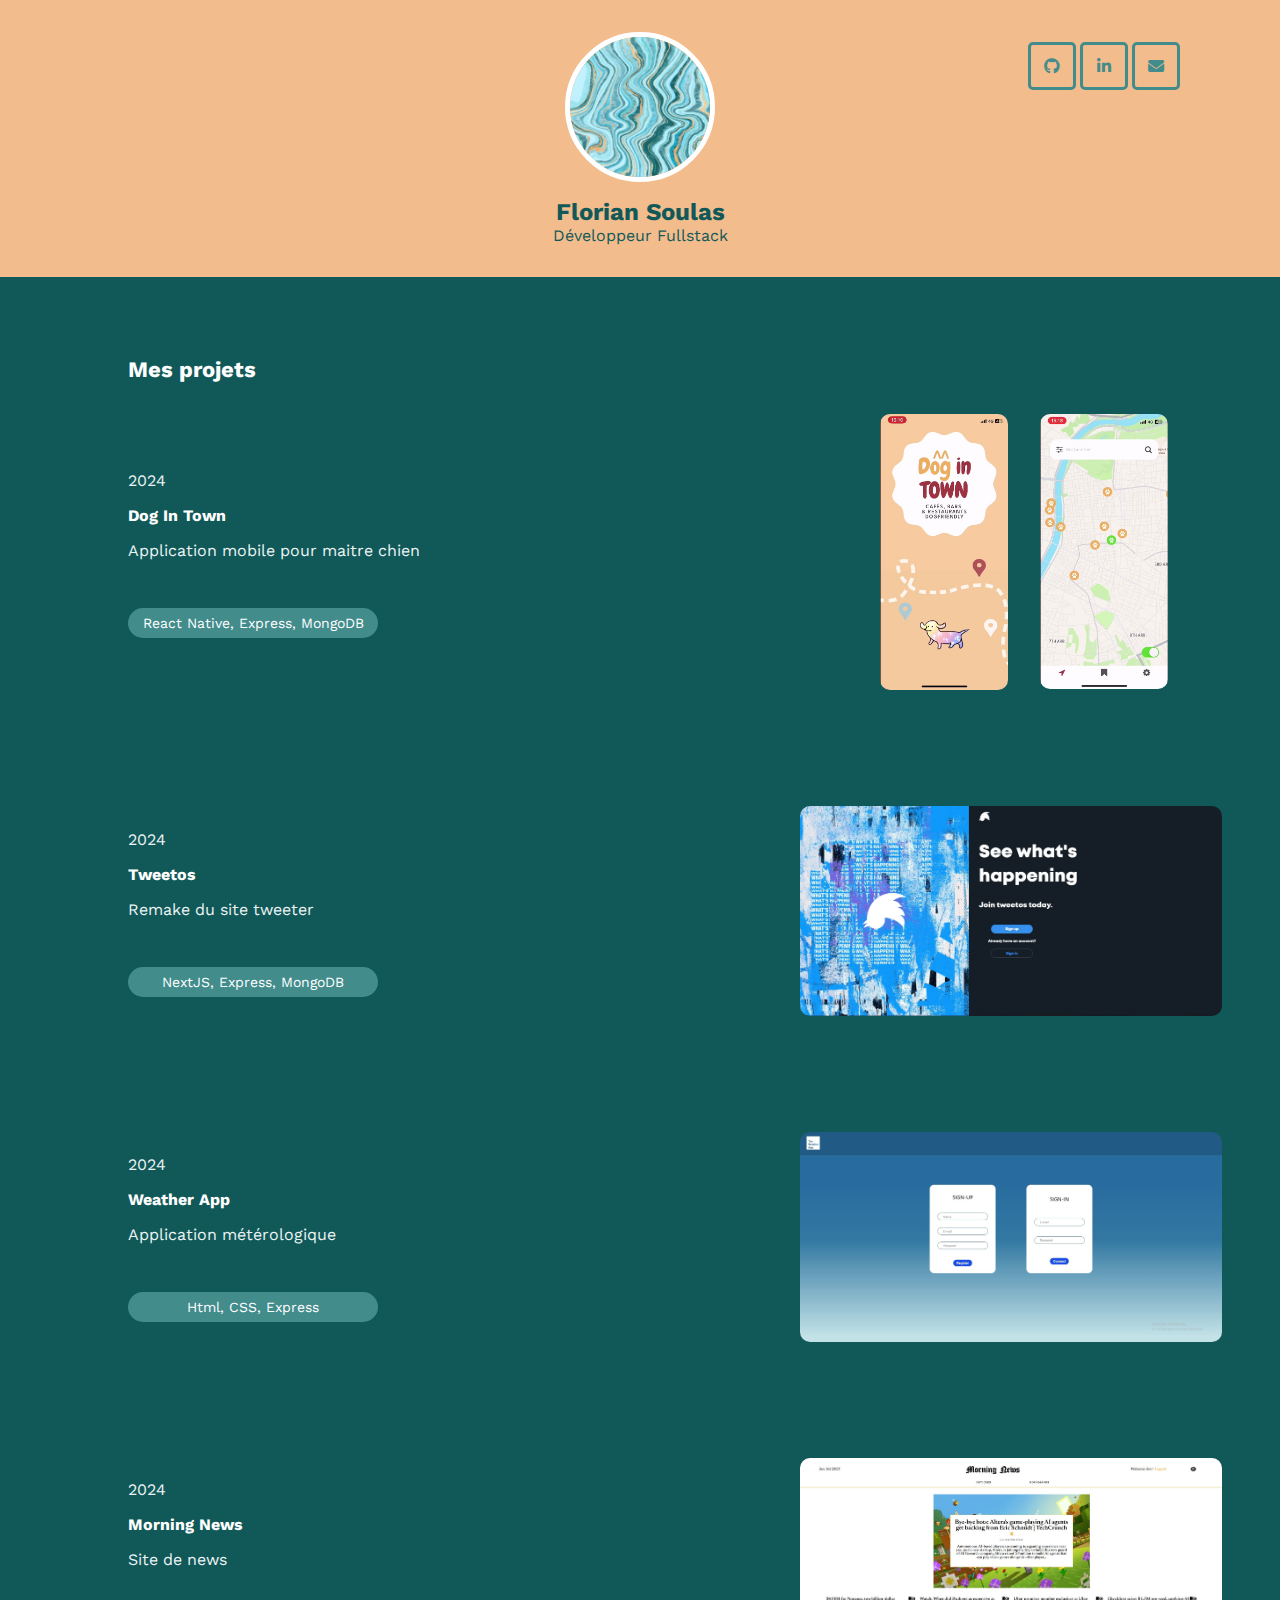
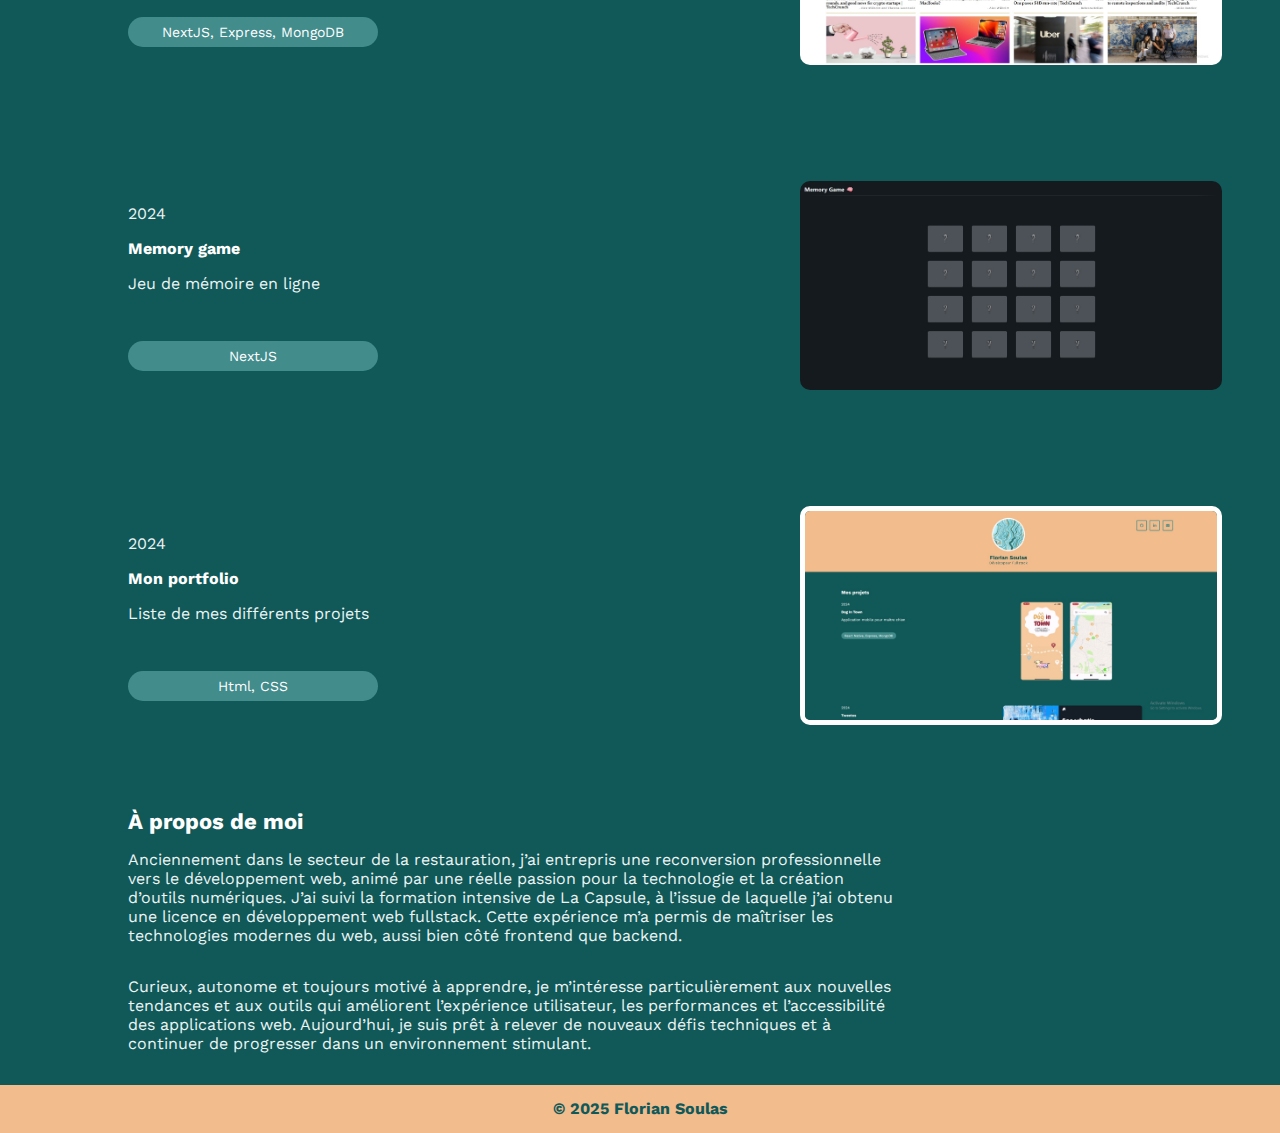
<file: index.html>
<!DOCTYPE html>
<html lang="fr">

<head>
    <meta charset="UTF-8" />
    <meta name="viewport" content="width=device-width, initial-scale=1.0" />
    <title>Florian Soulas</title>
    <link rel="stylesheet" href="style.css" />
    <link rel="preconnect" href="https://fonts.googleapis.com">
    <link rel="preconnect" href="https://fonts.gstatic.com" crossorigin>
    <link
        href="https://fonts.googleapis.com/css2?family=League+Spartan:wght@100..900&family=Noto+Sans&family=Work+Sans:ital,wght@0,100..900;1,100..900&display=swap"
        rel="stylesheet">
    <link rel="stylesheet" href="/Fonts/fontawesome-free-6.7.2-web/css/fontawesome.css">
    <link rel="stylesheet" href="/Fonts/fontawesome-free-6.7.2-web/css/brands.css">
    <link rel="stylesheet" href="/Fonts/fontawesome-free-6.7.2-web/css/solid.css">
    <link rel="stylesheet" href="https://cdnjs.cloudflare.com/ajax/libs/font-awesome/6.5.1/css/all.min.css" integrity="sha512-DTOQO9RWCH3ppGqcWaEA1BIZOC6xxalwEsw9c2QQeAIftl+Vegovlnee1c9QX4TctnWMn13TZye+giMm8e2LwA==" crossorigin="anonymous" referrerpolicy="no-referrer" />
</head>

<body>
    <header>
        <div class="iconRow">
            <a class="link" href="https://github.com/FlorianSoulas" target="_blank" rel="noopener noreferrer">
                <div class="iconContainer">
                    <i class="fa-brands fa-github icon"></i>
                </div>
            </a>
            <a class="link" href="https://www.linkedin.com/in/florian-soulas-021638326/" target="_blank"
                rel="noopener noreferrer">
                <div class="iconContainer">
                    <i class="fa-brands fa-linkedin-in icon"></i>
                </div>
            </a>
            <a class="link" href="mailto:florian.soulas1@gmail.com" target="_blank" rel="noopener noreferrer">
                <div class="iconContainer">
                    <i class="fa-solid fa-envelope icon"></i>
                </div>
            </a>
        </div>
        <img src="Assets/photo1.jpg" alt="Logo du site" class="logo">
        <h1>Florian Soulas</h1>
        <h4>Développeur Fullstack</h3>

    </header>

    <main>
        <section id="projects">
            <h2>Mes projets</h2>
            <!-- Cartes de projets -->
            <div>
                <div class="card">
                    <div class="projectText">
                        <h4 class="lightgrey">2024</h4>
                        <a href="dogInTown.html" target="_blank" rel="noopener noreferrer" class="link">
                            <h3>Dog In Town</h3>
                        </a>
                        <h4 class="lightgrey shortDescription">Application mobile pour maitre chien</h4>
                        <span class="techno">React Native, Express, MongoDB</span>
                    </div>
                    <div class="screenPhoneContainer">
                        <a href="dogInTown.html" target="_blank" rel="noopener noreferrer" class="link">
                            <img src="Assets/dog_in_town1.jpg" alt="Screenshot du projet dog in town"
                                class="projectScreenPhone" />
                        </a>
                        <a href="dogInTown.html" target="_blank" rel="noopener noreferrer" class="link">
                            <img src="Assets/dog_in_town3.jpg" alt="Screenshot du projet dog in town"
                                class="projectScreenPhone" />
                        </a>
                    </div>
                </div>
                <div class="card">
                    <div class="projectText">
                        <h4 class="lightgrey">2024</h4>
                        <a href="tweetos.html" target="_blank" rel="noopener noreferrer" class="link">
                            <h3>Tweetos</h3>
                        </a>
                        <h4 class="lightgrey shortDescription">Remake du site tweeter</h4>
                        <span class="techno">NextJS, Express, MongoDB</span>
                    </div>
                    <a href="tweetos.html" target="_blank" rel="noopener noreferrer" class="link">
                        <img src="Assets/Tweetos1.jpg" alt="Screenshot du projet tweetos" class="projectScreen" />
                    </a>
                </div>
                <div class="card">
                    <div class="projectText">
                        <h4 class="lightgrey">2024</h4>
                        <a href="weather.html" target="_blank" rel="noopener noreferrer" class="link">
                            <h3>Weather App</h3>
                        </a>
                        <h4 class="lightgrey shortDescription">Application métérologique</h4>
                        <span class="techno">Html, CSS, Express</span>
                    </div>
                    <a href="weather.html" target="_blank" rel="noopener noreferrer" class="link">
                        <img src="Assets/weather1.jpg" alt="Screenshot du projet weather app" class="projectScreen" />
                    </a>
                </div>
                <div class="card">
                    <div class="projectText">
                        <h4 class="lightgrey">2024</h4>
                        <a href="morningNews.html" target="_blank" rel="noopener noreferrer" class="link">
                            <h3>Morning News</h3>
                        </a>
                        <h4 class="lightgrey shortDescription">Site de news </h4>
                        <span class="techno">NextJS, Express, MongoDB</span>
                    </div>
                    <a href="morningNews.html" target="_blank" rel="noopener noreferrer" class="link">
                        <img src="Assets/morningnews1.jpg" alt="Screenshot du projet morning news"
                            class="projectScreen" />
                    </a>
                </div>
                <div class="card">
                    <div class="projectText">
                        <h4 class="lightgrey">2024</h4>
                        <a href="memorygame.html" target="_blank" rel="noopener noreferrer" class="link">
                            <h3>Memory game</h3>
                        </a>
                        <h4 class="lightgrey shortDescription">Jeu de mémoire en ligne</h4>
                        <span class="techno">NextJS</span>
                    </div>
                    <a href="memorygame.html" target="_blank" rel="noopener noreferrer" class="link">
                        <img src="Assets/memorygame1.jpg" alt="Screenshot du projet memory game"
                            class="projectScreen" />
                    </a>
                </div>
                <div class="card">
                    <div class="projectText">
                        <h4 class="lightgrey">2024</h4>
                        <a href="portfolio.html" target="_blank" rel="noopener noreferrer" class="link">
                            <h3>Mon portfolio</h3>
                        </a>
                        <h4 class="lightgrey shortDescription">Liste de mes différents projets</h4>
                        <span class="techno">Html, CSS</span>
                    </div>
                    <a href="portfolio.html" target="_blank" rel="noopener noreferrer" class="link">
                        <img src="Assets/portfolio1.jpg" alt="Screenshot du portfolio"
                            class="projectScreen portfolio" />
                    </a>
                </div>
            </div>

        </section>

        <section id="About">
            <h2>À propos de moi</h2>
            <p>Anciennement dans le secteur de la restauration, j’ai entrepris une reconversion professionnelle vers le
                développement web, animé par une réelle passion pour la technologie et la création d’outils numériques.
                J’ai suivi la formation intensive de La Capsule, à l’issue de laquelle j’ai obtenu une licence en
                développement web fullstack. Cette expérience m’a permis de maîtriser les technologies modernes du web,
                aussi bien côté frontend que backend.
            </p>
            <p>
                Curieux, autonome et toujours motivé à apprendre, je m’intéresse particulièrement aux nouvelles
                tendances et aux outils qui améliorent l’expérience utilisateur, les performances et l’accessibilité des
                applications web. Aujourd’hui, je suis prêt à relever de nouveaux défis techniques et à continuer de
                progresser dans un environnement stimulant.
            </p>
        </section>
    </main>

    <footer>
        <p>© 2025 Florian Soulas</p>
    </footer>
</body>

</html>
</file>
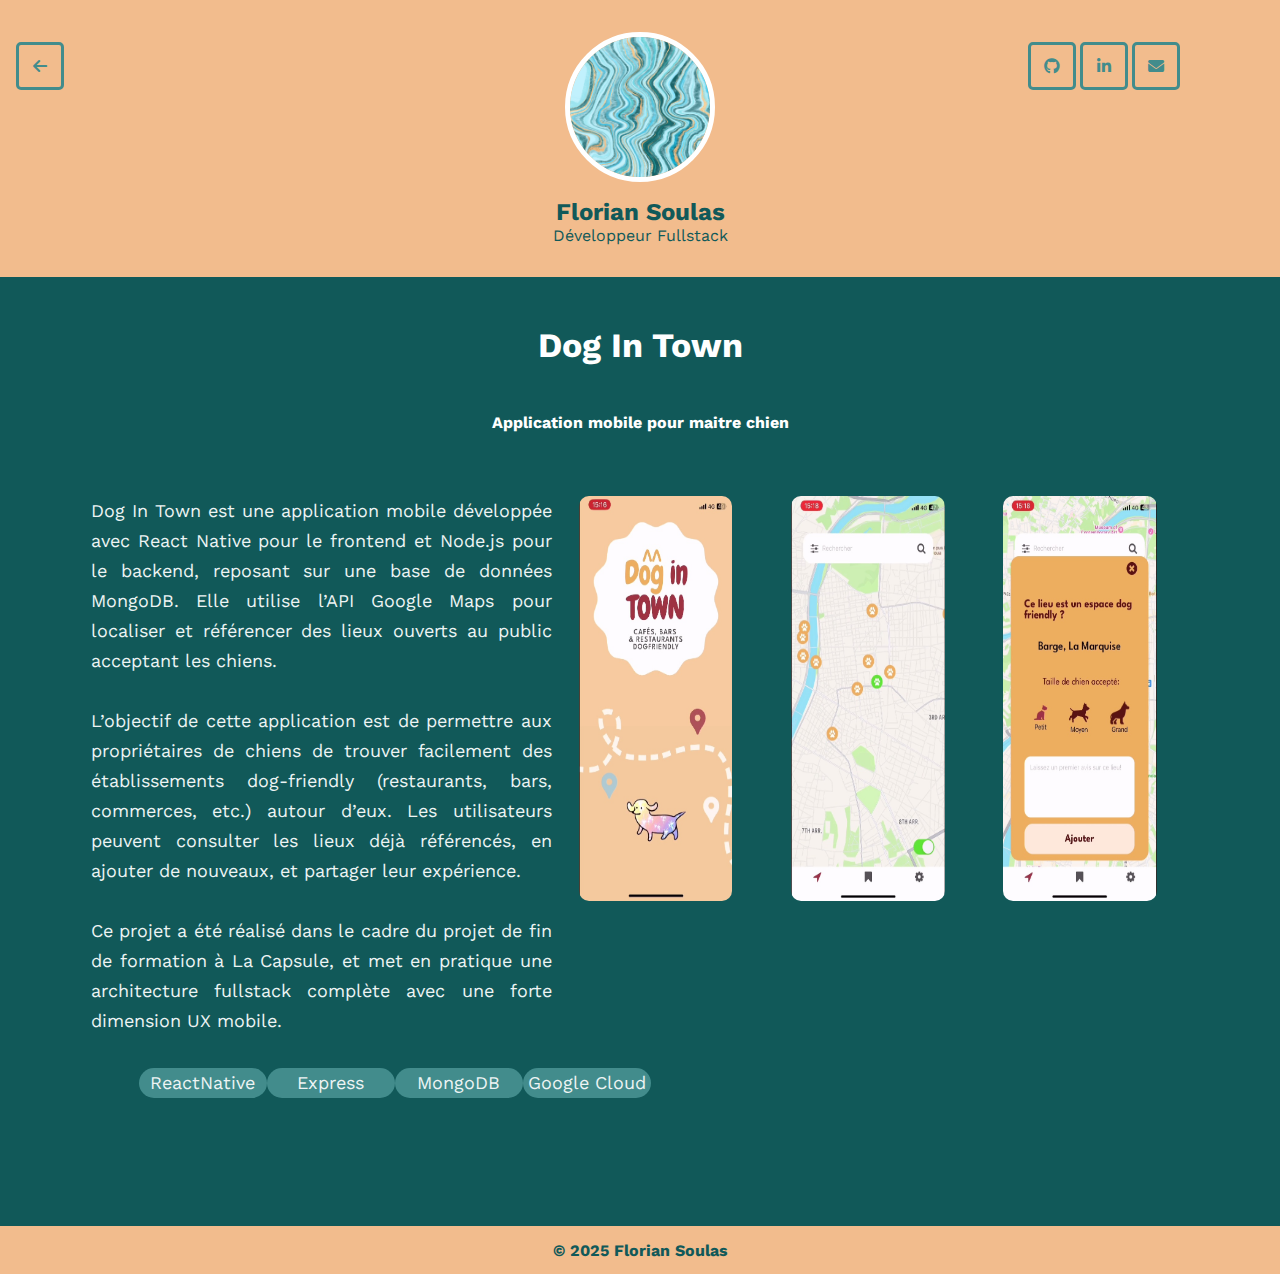
<file: dogInTown.html>
<!DOCTYPE html>
<html lang="fr">

<head>
    <meta charset="UTF-8" />
    <meta name="viewport" content="width=device-width, initial-scale=1.0" />
    <title>Dog In Town</title>
    <link rel="stylesheet" href="styleProject.css" />
    <link rel="preconnect" href="https://fonts.googleapis.com">
    <link rel="preconnect" href="https://fonts.gstatic.com" crossorigin>
    <link
        href="https://fonts.googleapis.com/css2?family=League+Spartan:wght@100..900&family=Noto+Sans&family=Work+Sans:ital,wght@0,100..900;1,100..900&display=swap"
        rel="stylesheet">
    <link rel="stylesheet" href="/Fonts/fontawesome-free-6.7.2-web/css/fontawesome.css">
    <link rel="stylesheet" href="/Fonts/fontawesome-free-6.7.2-web/css/brands.css">
    <link rel="stylesheet" href="/Fonts/fontawesome-free-6.7.2-web/css/solid.css">
    <link rel="stylesheet" href="https://cdnjs.cloudflare.com/ajax/libs/font-awesome/6.5.1/css/all.min.css" integrity="sha512-DTOQO9RWCH3ppGqcWaEA1BIZOC6xxalwEsw9c2QQeAIftl+Vegovlnee1c9QX4TctnWMn13TZye+giMm8e2LwA==" crossorigin="anonymous" referrerpolicy="no-referrer" />

</head>

<body>
    <header>
        <a href="index.html">
            <div class="iconContainer arrow">
                <i class="fa-solid fa-arrow-left icon"></i>
            </div>
        </a>
        <div class="iconRow">
            <a class="link" href="https://github.com/FlorianSoulas/dogInTown-frontEnd" target="_blank" rel="noopener noreferrer">
                <div class="iconContainer">
                    <i class="fa-brands fa-github icon"></i>
                </div>
            </a>
            <a class="link" href="https://www.linkedin.com/in/florian-soulas-021638326/" target="_blank"
                rel="noopener noreferrer">
                <div class="iconContainer">
                    <i class="fa-brands fa-linkedin-in icon"></i>
                </div>
            </a>
            <a class="link" href="mailto:florian.soulas1@gmail.com" target="_blank" rel="noopener noreferrer">
                <div class="iconContainer">
                    <i class="fa-solid fa-envelope icon"></i>
                </div>
            </a>
        </div>
        <img src="Assets/photo1.jpg" alt="Logo du site" class="logo">
        <h1>Florian Soulas</h1>
        <h4>Développeur Fullstack</h3>
    </header>

    <main>
        <section id="content">
            <h2>Dog In Town</h2>
            <h3>Application mobile pour maitre chien</h3>
            <div class="contentContainer">
                <div class="textContent">
                    <p>
                        Dog In Town est une application mobile développée avec React Native pour le frontend et Node.js
                        pour le backend, reposant sur une base de données MongoDB.
                        Elle utilise l’API Google Maps pour localiser et référencer des lieux ouverts au public
                        acceptant les chiens.
                    </p>
                    <br>
                    <p>
                        L’objectif de cette application est de permettre aux propriétaires de chiens de trouver
                        facilement des établissements dog-friendly (restaurants, bars, commerces, etc.) autour d’eux.
                        Les utilisateurs peuvent consulter les lieux déjà référencés, en ajouter de nouveaux, et
                        partager leur expérience.
                    </p>
                    <br>
                    <p class="lastParagraph">

                        Ce projet a été réalisé dans le cadre du projet de fin de formation à La Capsule, et met en
                        pratique une architecture fullstack complète avec une forte dimension UX mobile.
                    </p>
                    <div class="technoContainer">
                        <a href="https://reactnative.dev/" target="_blank" rel="noopener noreferrer" class="link">
                            <span class="techno">ReactNative</span>
                        </a>
                        <a href="https://expressjs.com/" target="_blank" rel="noopener noreferrer" class="link">
                            <span class="techno">Express</span>
                        </a>
                        <a href="https://www.mongodb.com/" target="_blank" rel="noopener noreferrer" class="link">
                            <span class="techno">MongoDB</span>
                        </a>
                        <a href="https://cloud.google.com/?_gl=1*1b4qto0*_up*MQ..&gclid=CjwKCAjwl_XBBhAUEiwAWK2hzrHLhHZdf-H0RPNIfn5gtWQRsHToPC4q-3mlTP3afIZ3kshE0UWJwBoCvO4QAvD_BwE&gclsrc=aw.ds"
                            target="_blank" rel="noopener noreferrer" class="link">
                            <span class="techno">Google Cloud</span>
                        </a>
                    </div>
                </div>
                    <img src="Assets/dog_in_town1.jpg" alt="Screenshot du projet tweetos" class="projectScreenPhone" />
                    <img src="Assets/dog_in_town3.jpg" alt="Screenshot du projet tweetos" class="projectScreenPhone" />
                    <img src="Assets/dog_in_town5.jpg" alt="Screenshot du projet tweetos" class="projectScreenPhone" />
            </div>
        </section>
    </main>

    <footer>
        <p>© 2025 Florian Soulas</p>
    </footer>
</body>

</html>
</file>
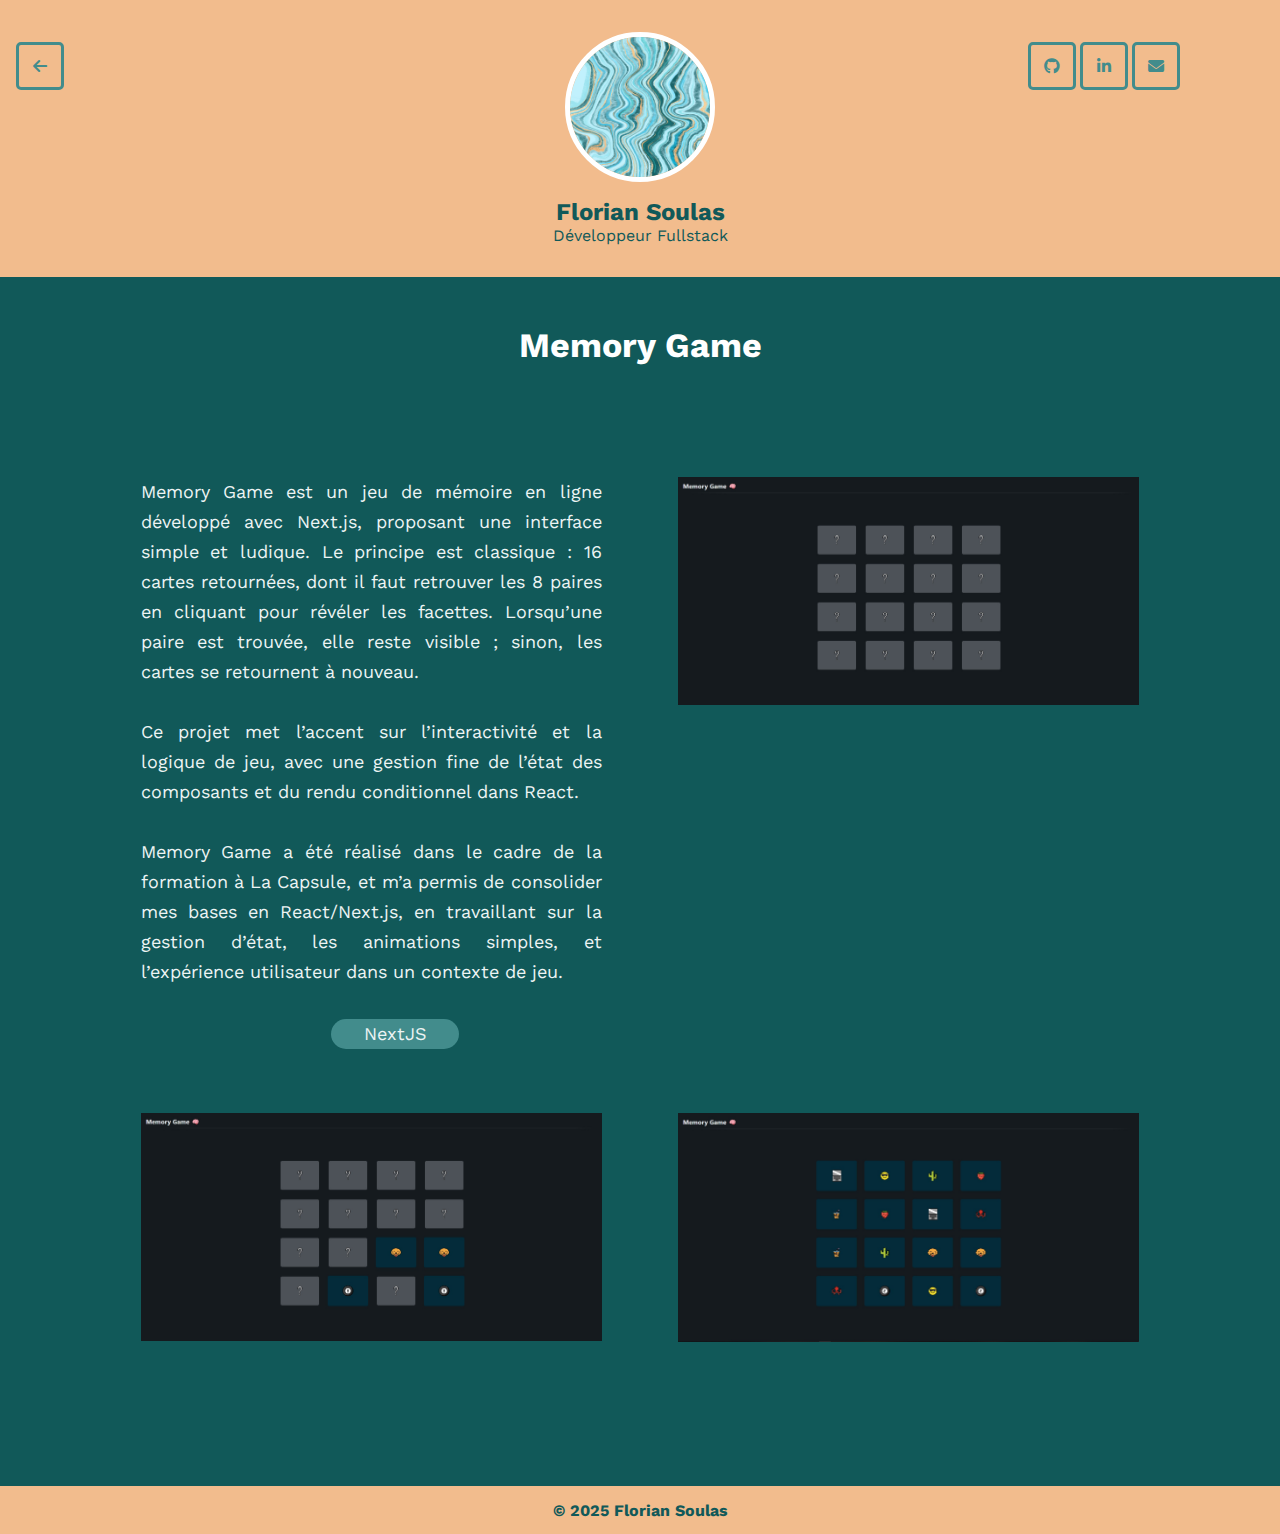
<file: memorygame.html>
<!DOCTYPE html>
<html lang="fr">

<head>
    <meta charset="UTF-8" />
    <meta name="viewport" content="width=device-width, initial-scale=1.0" />
    <title>Memory Game</title>
    <link rel="stylesheet" href="styleProject.css" />
    <link rel="preconnect" href="https://fonts.googleapis.com">
    <link rel="preconnect" href="https://fonts.gstatic.com" crossorigin>
    <link
        href="https://fonts.googleapis.com/css2?family=League+Spartan:wght@100..900&family=Noto+Sans&family=Work+Sans:ital,wght@0,100..900;1,100..900&display=swap"
        rel="stylesheet">
    <link rel="stylesheet" href="/Fonts/fontawesome-free-6.7.2-web/css/fontawesome.css">
    <link rel="stylesheet" href="/Fonts/fontawesome-free-6.7.2-web/css/brands.css">
    <link rel="stylesheet" href="/Fonts/fontawesome-free-6.7.2-web/css/solid.css">
</head>

<body>
    <header>
        <a href="/index.html">
            <div class="iconContainer arrow">
                <i class="fa-solid fa-arrow-left icon"></i>
            </div>
        </a>
        <div class="iconRow">
            <a class="link" href="https://github.com/FlorianSoulas" target="_blank" rel="noopener noreferrer">
                <div class="iconContainer">
                    <i class="fa-brands fa-github icon"></i>
                </div>
            </a>
            <a class="link" href="https://www.linkedin.com/in/florian-soulas-021638326/" target="_blank"
                rel="noopener noreferrer">
                <div class="iconContainer">
                    <i class="fa-brands fa-linkedin-in icon"></i>
                </div>
            </a>
            <a class="link" href="mailto:florian.soulas1@gmail.com" target="_blank" rel="noopener noreferrer">
                <div class="iconContainer">
                    <i class="fa-solid fa-envelope icon"></i>
                </div>
            </a>
        </div>
        <img src="Assets/photo1.jpg" alt="Logo du site" class="logo">
        <h1>Florian Soulas</h1>
        <h4>Développeur Fullstack</h3>
    </header>

    <main>
        <section id="content">
            <h2>Memory Game</h2>
            <div class="contentContainer">
                <div class="textContent">
                    <p>
                        Memory Game est un jeu de mémoire en ligne développé avec Next.js, proposant une interface
                        simple et ludique. Le principe est classique : 16 cartes retournées, dont il faut retrouver les
                        8 paires en cliquant pour révéler les facettes. Lorsqu’une paire est trouvée, elle reste visible
                        ; sinon, les cartes se retournent à nouveau.
                    </p>
                    <br>
                    <p>
                        Ce projet met l’accent sur l’interactivité et la logique de jeu, avec une gestion fine de l’état
                        des composants et du rendu conditionnel dans React.
                    </p>
                    <br>
                    <p class="lastParagraph">
                        Memory Game a été réalisé dans le cadre de la formation à La Capsule, et m’a permis de
                        consolider mes bases en React/Next.js, en travaillant sur la gestion d’état, les animations
                        simples, et l’expérience utilisateur dans un contexte de jeu.
                    </p>
                    <div class="technoContainer">
                        <a href="https://nextjs.org/" target="_blank" rel="noopener noreferrer" class="link">
                            <span class="techno">NextJS</span>
                        </a>
                    </div>
                </div>
                <img src="Assets/memorygame1.jpg" alt="Screenshot du projet memory game" class="projectScreen" />
                <img src="Assets/memorygame2.jpg" alt="Screenshot du projet memory game" class="projectScreen" />
                <img src="Assets/memorygame3.jpg" alt="Screenshot du projet memory game" class="projectScreen" />
            </div>
        </section>
    </main>

    <footer>
        <p>© 2025 Florian Soulas</p>
    </footer>
</body>

</html>
</file>
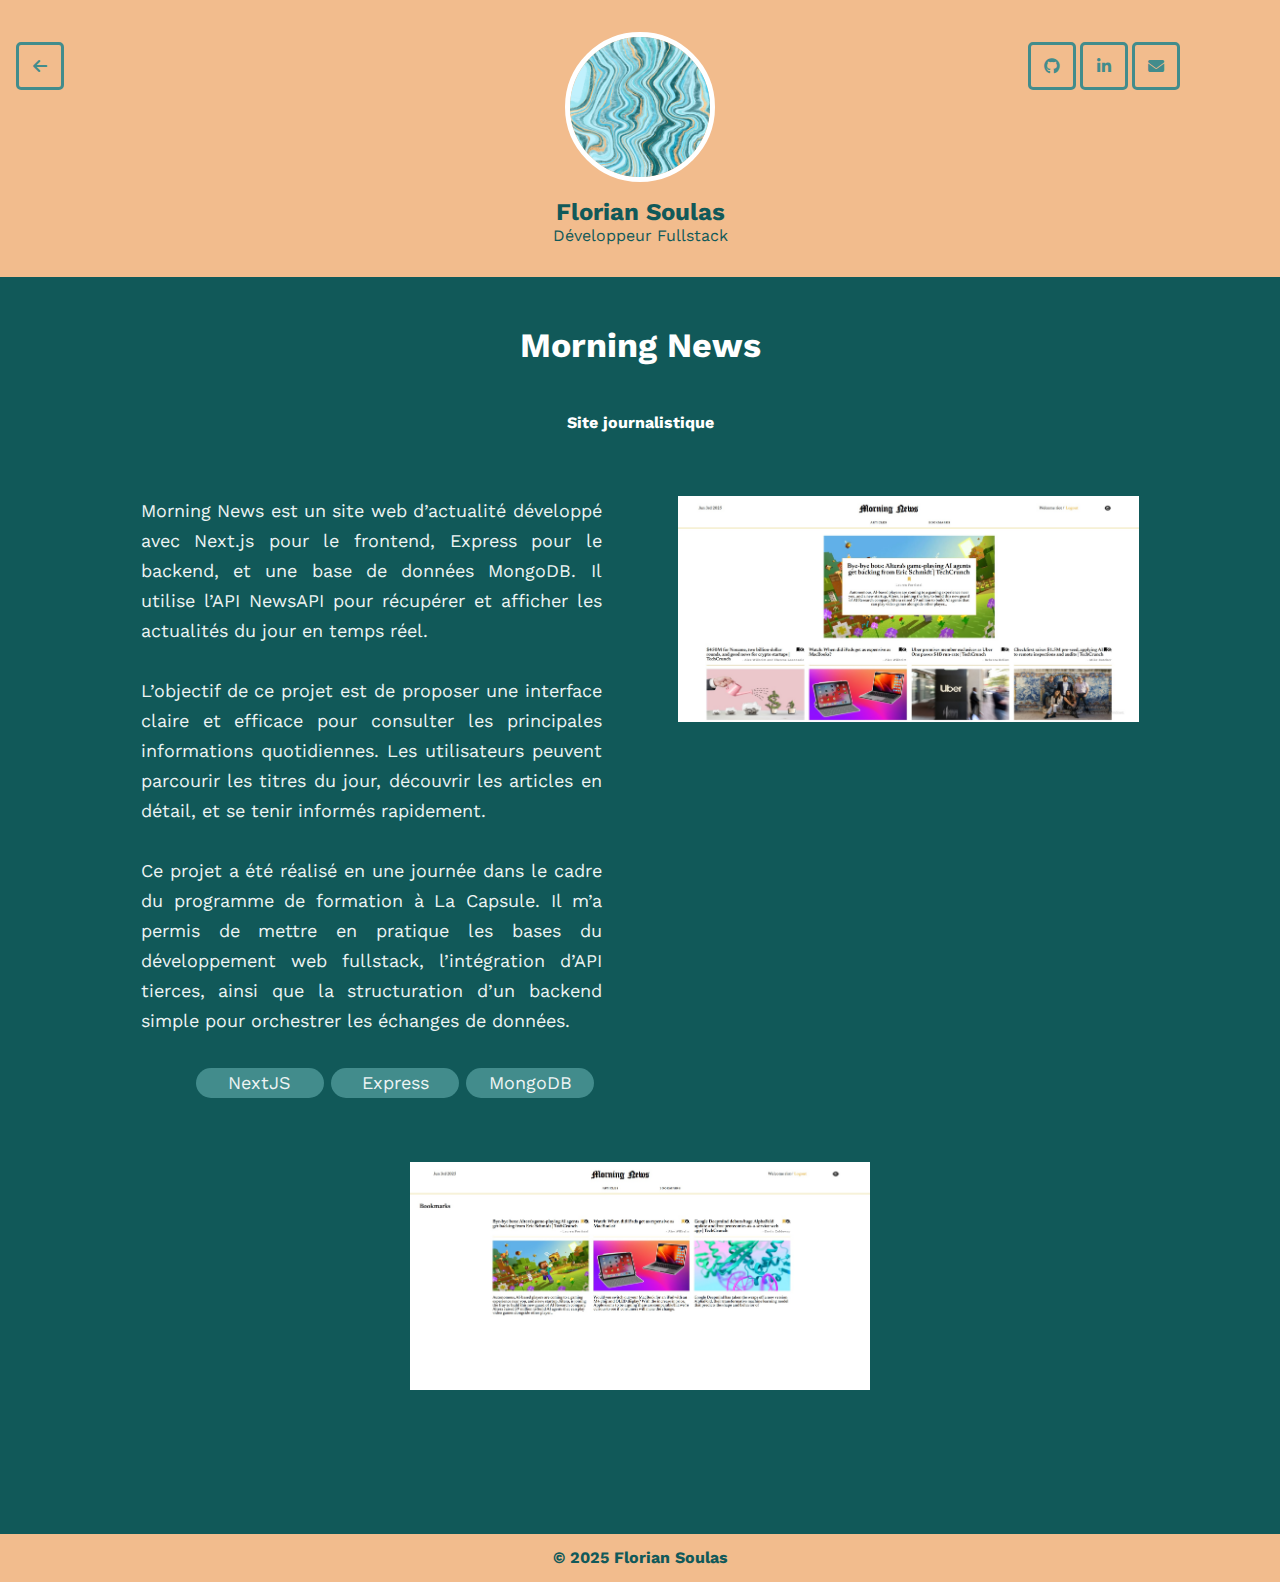
<file: morningNews.html>
<!DOCTYPE html>
<html lang="fr">

<head>
    <meta charset="UTF-8" />
    <meta name="viewport" content="width=device-width, initial-scale=1.0" />
    <title>Morning News</title>
    <link rel="stylesheet" href="styleProject.css" />
    <link rel="preconnect" href="https://fonts.googleapis.com">
    <link rel="preconnect" href="https://fonts.gstatic.com" crossorigin>
    <link
        href="https://fonts.googleapis.com/css2?family=League+Spartan:wght@100..900&family=Noto+Sans&family=Work+Sans:ital,wght@0,100..900;1,100..900&display=swap"
        rel="stylesheet">
    <link rel="stylesheet" href="/Fonts/fontawesome-free-6.7.2-web/css/fontawesome.css">
    <link rel="stylesheet" href="/Fonts/fontawesome-free-6.7.2-web/css/brands.css">
    <link rel="stylesheet" href="/Fonts/fontawesome-free-6.7.2-web/css/solid.css">
    <link rel="stylesheet" href="https://cdnjs.cloudflare.com/ajax/libs/font-awesome/6.5.1/css/all.min.css" integrity="sha512-DTOQO9RWCH3ppGqcWaEA1BIZOC6xxalwEsw9c2QQeAIftl+Vegovlnee1c9QX4TctnWMn13TZye+giMm8e2LwA==" crossorigin="anonymous" referrerpolicy="no-referrer" />

</head>

<body>
    <header>
        <a href="index.html">
            <div class="iconContainer arrow">
                <i class="fa-solid fa-arrow-left icon"></i>
            </div>
        </a>
        <div class="iconRow">
            <a class="link" href="https://github.com/FlorianSoulas" target="_blank" rel="noopener noreferrer">
                <div class="iconContainer">
                    <i class="fa-brands fa-github icon"></i>
                </div>
            </a>
            <a class="link" href="https://www.linkedin.com/in/florian-soulas-021638326/" target="_blank"
                rel="noopener noreferrer">
                <div class="iconContainer">
                    <i class="fa-brands fa-linkedin-in icon"></i>
                </div>
            </a>
            <a class="link" href="mailto:florian.soulas1@gmail.com" target="_blank" rel="noopener noreferrer">
                <div class="iconContainer">
                    <i class="fa-solid fa-envelope icon"></i>
                </div>
            </a>
        </div>
        <img src="Assets/photo1.jpg" alt="Logo du site" class="logo">
        <h1>Florian Soulas</h1>
        <h4>Développeur Fullstack</h3>
    </header>

    <main>
        <section id="content">
            <h2>Morning News</h2>
            <h3>Site journalistique</h3>
            <div class="contentContainer">
                <div class="textContent">
                    <p>
                        Morning News est un site web d’actualité développé avec Next.js pour le frontend, Express pour
                        le backend, et une base de données MongoDB. Il utilise l’API NewsAPI pour récupérer et afficher
                        les actualités du jour en temps réel.
                    </p>
                    <br>
                    <p>
                        L’objectif de ce projet est de proposer une interface claire et efficace pour consulter les
                        principales informations quotidiennes. Les utilisateurs peuvent
                        parcourir les titres du jour, découvrir les articles en détail, et se tenir informés rapidement.
                    </p>
                    <br>
                    <p class="lastParagraph">
                        Ce projet a été réalisé en une journée dans le cadre du programme de formation à La Capsule. Il
                        m’a permis de mettre en pratique les bases du développement web fullstack, l’intégration d’API
                        tierces, ainsi que la structuration d’un backend simple pour orchestrer les échanges de données.
                    </p>
                    <div class="technoContainer">
                        <a href="https://nextjs.org/" target="_blank" rel="noopener noreferrer" class="link">
                            <span class="techno">NextJS</span>
                        </a>
                        <a href="https://expressjs.com/" target="_blank" rel="noopener noreferrer" class="link">
                            <span class="techno">Express</span>
                        </a>
                        <a href="https://www.mongodb.com/" target="_blank" rel="noopener noreferrer" class="link">
                            <span class="techno">MongoDB</span>
                        </a>
                    </div>
                </div>
                <img src="Assets/morningnews1.jpg" alt="Screenshot du projet weather app" class="projectScreen" />
                <img src="Assets/morningnews2.jpg" alt="Screenshot du projet weather app" class="projectScreen" />
            </div>
        </section>
    </main>

    <footer>
        <p>© 2025 Florian Soulas</p>
    </footer>
</body>

</html>
</file>
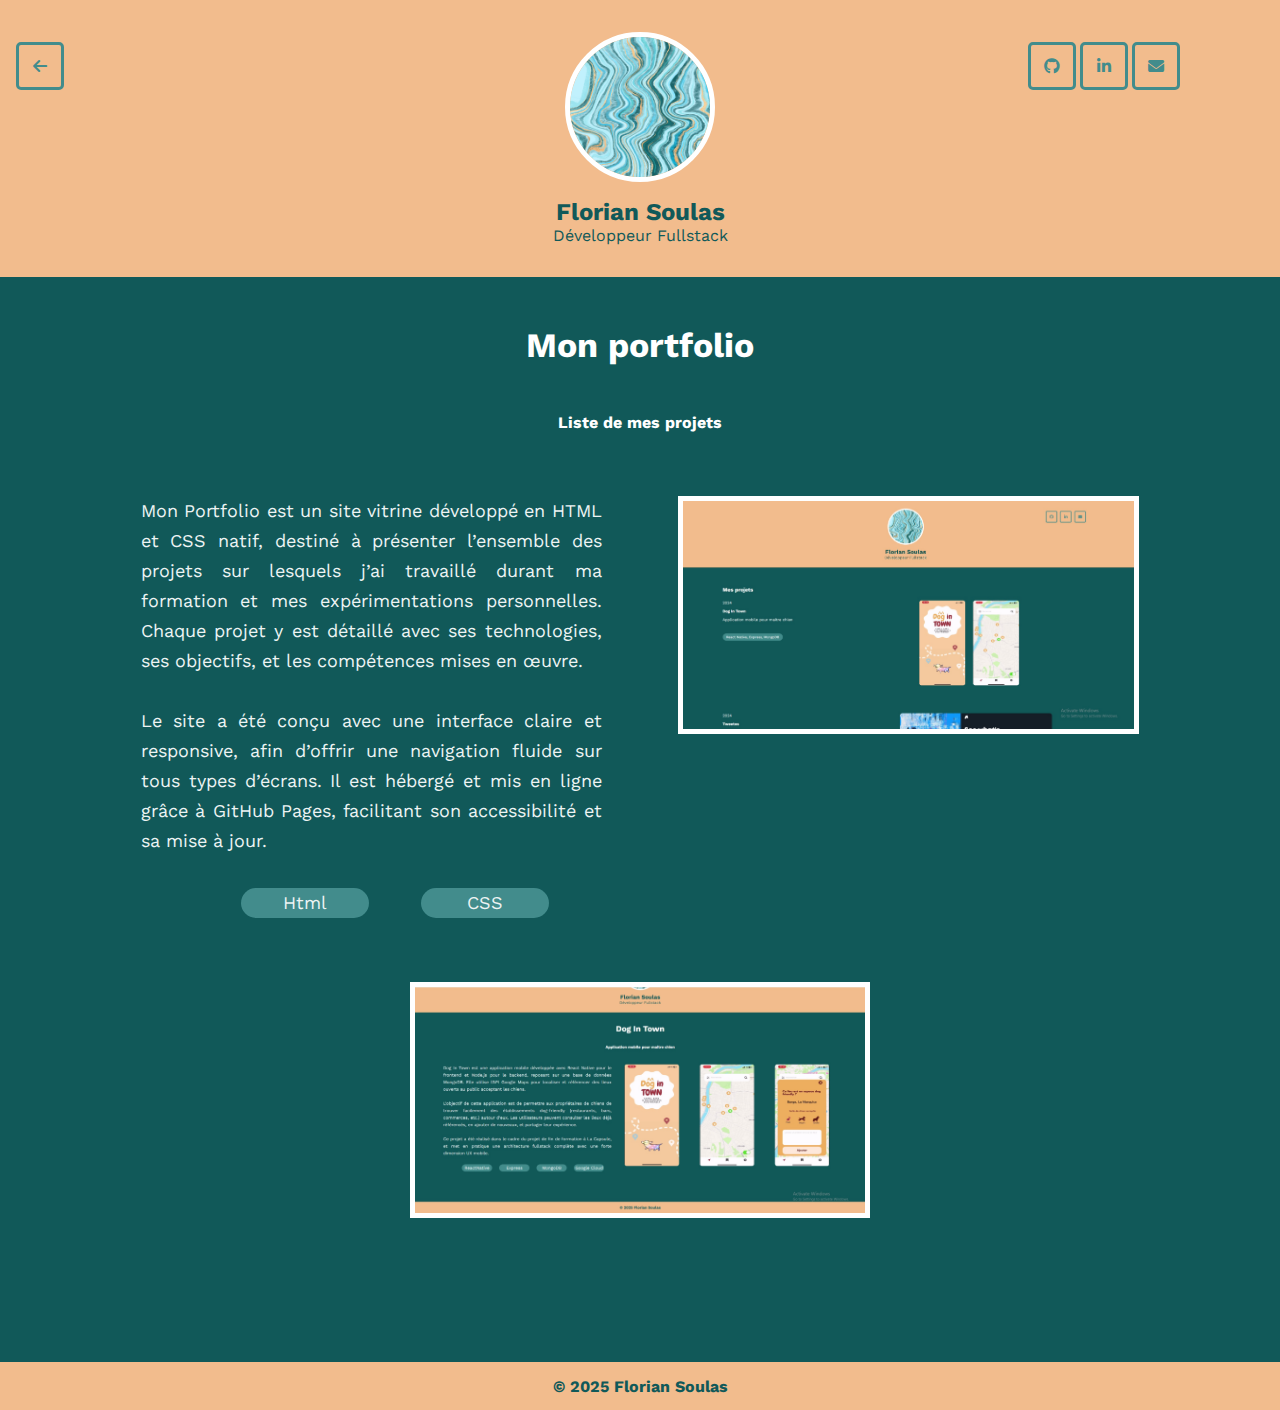
<file: portfolio.html>
<!DOCTYPE html>
<html lang="fr">

<head>
    <meta charset="UTF-8" />
    <meta name="viewport" content="width=device-width, initial-scale=1.0" />
    <title>Portfolio</title>
    <link rel="stylesheet" href="styleProject.css" />
    <link rel="preconnect" href="https://fonts.googleapis.com">
    <link rel="preconnect" href="https://fonts.gstatic.com" crossorigin>
    <link
        href="https://fonts.googleapis.com/css2?family=League+Spartan:wght@100..900&family=Noto+Sans&family=Work+Sans:ital,wght@0,100..900;1,100..900&display=swap"
        rel="stylesheet">
    <link rel="stylesheet" href="/Fonts/fontawesome-free-6.7.2-web/css/fontawesome.css">
    <link rel="stylesheet" href="/Fonts/fontawesome-free-6.7.2-web/css/brands.css">
    <link rel="stylesheet" href="/Fonts/fontawesome-free-6.7.2-web/css/solid.css">
</head>

<body>
    <header>
        <a href="/index.html">
            <div class="iconContainer arrow">
                <i class="fa-solid fa-arrow-left icon"></i>
            </div>
        </a>
        <div class="iconRow">
            <a class="link" href="https://github.com/FlorianSoulas" target="_blank" rel="noopener noreferrer">
                <div class="iconContainer">
                    <i class="fa-brands fa-github icon"></i>
                </div>
            </a>
            <a class="link" href="https://www.linkedin.com/in/florian-soulas-021638326/" target="_blank"
                rel="noopener noreferrer">
                <div class="iconContainer">
                    <i class="fa-brands fa-linkedin-in icon"></i>
                </div>
            </a>
            <a class="link" href="mailto:florian.soulas1@gmail.com" target="_blank" rel="noopener noreferrer">
                <div class="iconContainer">
                    <i class="fa-solid fa-envelope icon"></i>
                </div>
            </a>
        </div>
        <img src="Assets/photo1.jpg" alt="Logo du site" class="logo">
        <h1>Florian Soulas</h1>
        <h4>Développeur Fullstack</h3>
    </header>

    <main>
        <section id="content">
            <h2>Mon portfolio</h2>
            <h3>Liste de mes projets</h3>
            <div class="contentContainer">
                <div class="textContent">
                    <p>
                        Mon Portfolio est un site vitrine développé en HTML et CSS natif, destiné à présenter l’ensemble
                        des projets sur lesquels j’ai travaillé durant ma formation et mes expérimentations
                        personnelles. Chaque projet y est détaillé avec ses technologies, ses objectifs, et les
                        compétences mises en œuvre.
                    </p>
                    <br>
                    <p class="lastParagraph">
                        Le site a été conçu avec une interface claire et responsive, afin d’offrir une navigation fluide
                        sur tous types d’écrans. Il est hébergé et mis en ligne grâce à GitHub Pages, facilitant son
                        accessibilité et sa mise à jour.
                    </p>
                    <div class="technoContainer">
                        <a href="https://developer.mozilla.org/fr/docs/Web/HTML" target="_blank"
                            rel="noopener noreferrer" class="link">
                            <span class="techno">Html</span>
                        </a>
                        <a href="https://developer.mozilla.org/fr/docs/Web/CSS" target="_blank"
                            rel="noopener noreferrer" class="link">
                            <span class="techno">CSS</span>
                        </a>
                    </div>
                </div>
                <img src="Assets/portfolio1.jpg" alt="Screenshot du portfolio" class="projectScreen portfolio" />
                <img src="Assets/portfolio2.jpg" alt="Screenshot du portfolio"class="projectScreen portfolio" />
            </div>
        </section>
    </main>

    <footer>
        <p>© 2025 Florian Soulas</p>
    </footer>
</body>

</html>
</file>
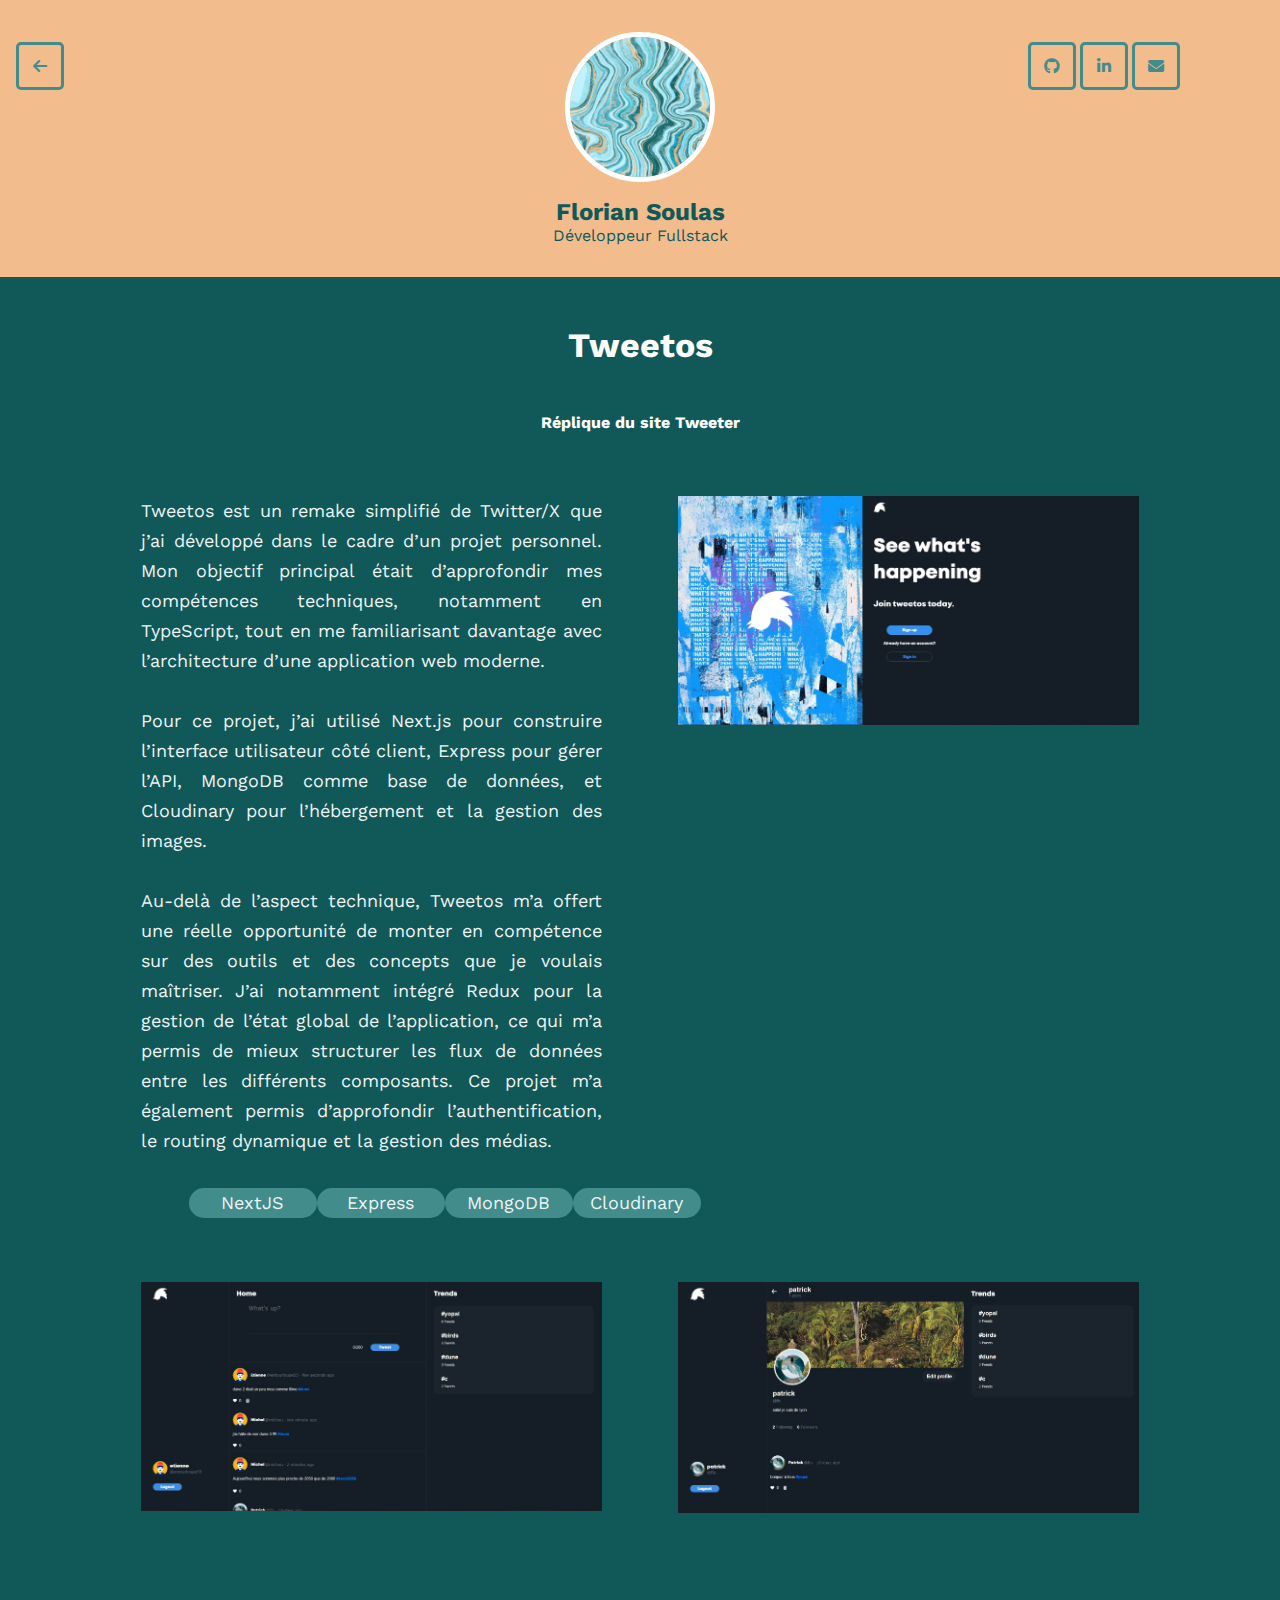
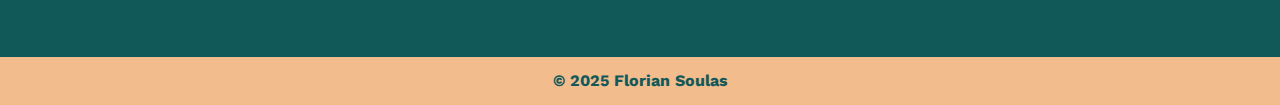
<file: tweetos.html>
<!DOCTYPE html>
<html lang="fr">

<head>
    <meta charset="UTF-8" />
    <meta name="viewport" content="width=device-width, initial-scale=1.0" />
    <title>Tweetos</title>
    <link rel="stylesheet" href="styleProject.css" />
    <link rel="preconnect" href="https://fonts.googleapis.com">
    <link rel="preconnect" href="https://fonts.gstatic.com" crossorigin>
    <link
        href="https://fonts.googleapis.com/css2?family=League+Spartan:wght@100..900&family=Noto+Sans&family=Work+Sans:ital,wght@0,100..900;1,100..900&display=swap"
        rel="stylesheet">
    <link rel="stylesheet" href="/Fonts/fontawesome-free-6.7.2-web/css/fontawesome.css">
    <link rel="stylesheet" href="/Fonts/fontawesome-free-6.7.2-web/css/brands.css">
    <link rel="stylesheet" href="/Fonts/fontawesome-free-6.7.2-web/css/solid.css">
    <link rel="stylesheet" href="https://cdnjs.cloudflare.com/ajax/libs/font-awesome/6.5.1/css/all.min.css" integrity="sha512-DTOQO9RWCH3ppGqcWaEA1BIZOC6xxalwEsw9c2QQeAIftl+Vegovlnee1c9QX4TctnWMn13TZye+giMm8e2LwA==" crossorigin="anonymous" referrerpolicy="no-referrer" />
</head>

<body>
    <header>
        <a href="index.html">
            <div class="iconContainer arrow">
                <i class="fa-solid fa-arrow-left icon"></i>
            </div>
        </a>
        <div class="iconRow">
            <a class="link" href="https://github.com/FlorianSoulas" target="_blank" rel="noopener noreferrer">
                <div class="iconContainer">
                    <i class="fa-brands fa-github icon"></i>
                </div>
            </a>
            <a class="link" href="https://www.linkedin.com/in/florian-soulas-021638326/" target="_blank"
                rel="noopener noreferrer">
                <div class="iconContainer">
                    <i class="fa-brands fa-linkedin-in icon"></i>
                </div>
            </a>
            <a class="link" href="mailto:florian.soulas1@gmail.com" target="_blank" rel="noopener noreferrer">
                <div class="iconContainer">
                    <i class="fa-solid fa-envelope icon"></i>
                </div>
            </a>
        </div>
        <img src="Assets/photo1.jpg" alt="Logo du site" class="logo">
        <h1>Florian Soulas</h1>
        <h4>Développeur Fullstack</h3>
    </header>

    <main>
        <section id="content">
            <h2>Tweetos</h2>
            <h3>Réplique du site Tweeter</h3>
            <div class="contentContainer">
                <div class="textContent">
                    <p>
                        Tweetos est un remake simplifié de Twitter/X que j’ai développé dans le cadre d’un projet
                        personnel. Mon objectif principal était d’approfondir mes compétences techniques, notamment en
                        TypeScript, tout en me familiarisant davantage avec l’architecture d’une application web
                        moderne.
                    </p>
                    <br>
                    <p>
                        Pour ce projet, j’ai utilisé Next.js pour construire l’interface utilisateur côté client,
                        Express pour gérer l’API, MongoDB comme base de données, et Cloudinary pour
                        l’hébergement et la gestion des images.
                    </p>
                    <br>
                    <p class="lastParagraph">
                        Au-delà de l’aspect technique, Tweetos m’a offert une réelle opportunité de monter en compétence
                        sur des outils et des concepts que je voulais maîtriser. J’ai notamment intégré Redux pour la
                        gestion de l’état global de l’application, ce qui m’a permis de mieux structurer les flux de
                        données entre les différents composants. Ce projet m’a également permis d’approfondir
                        l’authentification, le routing dynamique et la gestion des médias.
                    </p>
                    <div class="technoContainer">
                        <a href="https://nextjs.org/" target="_blank" rel="noopener noreferrer" class="link">
                            <span class="techno">NextJS</span>
                        </a>
                        <a href="https://expressjs.com/" target="_blank" rel="noopener noreferrer" class="link">
                            <span class="techno">Express</span>
                        </a>
                        <a href="https://www.mongodb.com/" target="_blank" rel="noopener noreferrer" class="link">
                            <span class="techno">MongoDB</span>
                        </a>
                        <a href="https://cloudinary.com/" target="_blank" rel="noopener noreferrer" class="link">
                            <span class="techno">Cloudinary</span>
                        </a>
                    </div>
                </div>
                <img src="Assets/Tweetos1.jpg" alt="Screenshot du projet tweetos" class="projectScreen" />
                <img src="Assets/Tweetos2.jpg" alt="Screenshot du projet tweetos" class="projectScreen" />
                <img src="Assets/Tweetos3.jpg" alt="Screenshot du projet tweetos" class="projectScreen" />
            </div>
        </section>
    </main>

    <footer>
        <p>© 2025 Florian Soulas</p>
    </footer>
</body>

</html>
</file>
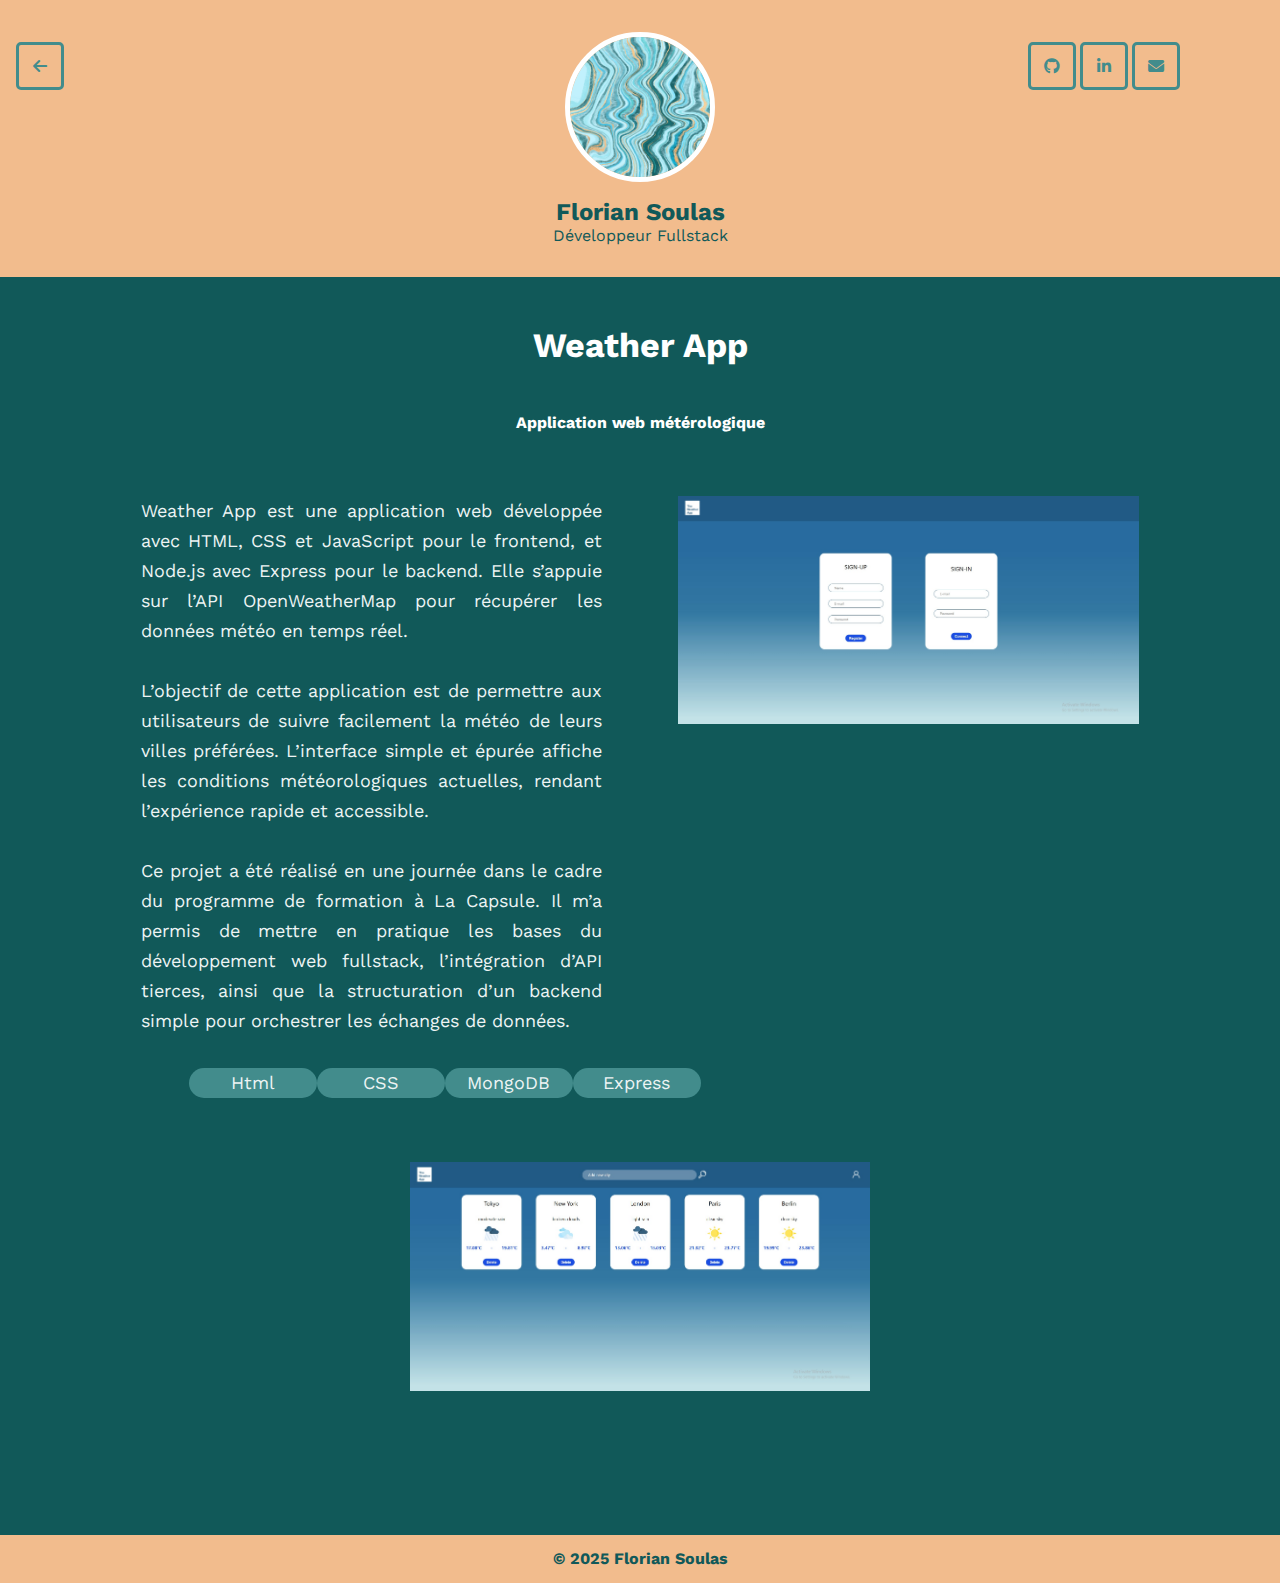
<file: weather.html>
<!DOCTYPE html>
<html lang="fr">

<head>
    <meta charset="UTF-8" />
    <meta name="viewport" content="width=device-width, initial-scale=1.0" />
    <title>Weather App</title>
    <link rel="stylesheet" href="styleProject.css" />
    <link rel="preconnect" href="https://fonts.googleapis.com">
    <link rel="preconnect" href="https://fonts.gstatic.com" crossorigin>
    <link
        href="https://fonts.googleapis.com/css2?family=League+Spartan:wght@100..900&family=Noto+Sans&family=Work+Sans:ital,wght@0,100..900;1,100..900&display=swap"
        rel="stylesheet">
    <link rel="stylesheet" href="/Fonts/fontawesome-free-6.7.2-web/css/fontawesome.css">
    <link rel="stylesheet" href="/Fonts/fontawesome-free-6.7.2-web/css/brands.css">
    <link rel="stylesheet" href="/Fonts/fontawesome-free-6.7.2-web/css/solid.css">
</head>

<body>
    <header>
        <a href="/index.html">
            <div class="iconContainer arrow">
                <i class="fa-solid fa-arrow-left icon"></i>
            </div>
        </a>
        <div class="iconRow">
            <a class="link" href="https://github.com/FlorianSoulas" target="_blank" rel="noopener noreferrer">
                <div class="iconContainer">
                    <i class="fa-brands fa-github icon"></i>
                </div>
            </a>
            <a class="link" href="https://www.linkedin.com/in/florian-soulas-021638326/" target="_blank"
                rel="noopener noreferrer">
                <div class="iconContainer">
                    <i class="fa-brands fa-linkedin-in icon"></i>
                </div>
            </a>
            <a class="link" href="mailto:florian.soulas1@gmail.com" target="_blank" rel="noopener noreferrer">
                <div class="iconContainer">
                    <i class="fa-solid fa-envelope icon"></i>
                </div>
            </a>
        </div>
        <img src="Assets/photo1.jpg" alt="Logo du site" class="logo">
        <h1>Florian Soulas</h1>
        <h4>Développeur Fullstack</h3>
    </header>

    <main>
        <section id="content">
            <h2>Weather App</h2>
            <h3>Application web métérologique</h3>
            <div class="contentContainer">
                <div class="textContent">
                    <p>
                        Weather App est une application web développée avec HTML, CSS et JavaScript pour le frontend, et
                        Node.js avec Express pour le backend. Elle s’appuie sur l’API OpenWeatherMap pour récupérer les
                        données météo en temps réel.
                    </p>
                    <br>
                    <p>
                        L’objectif de cette application est de permettre aux utilisateurs de suivre facilement la météo
                        de leurs villes préférées. L’interface simple et épurée affiche les conditions météorologiques
                        actuelles, rendant l’expérience rapide et accessible.
                    </p>
                    <br>
                    <p class="lastParagraph">
                        Ce projet a été réalisé en une journée dans le cadre du programme de formation à La Capsule. Il
                        m’a permis de mettre en pratique les bases du développement web fullstack, l’intégration d’API
                        tierces, ainsi que la structuration d’un backend simple pour orchestrer les échanges de données.
                    </p>
                    <div class="technoContainer">
                        <a href="https://developer.mozilla.org/fr/docs/Web/HTML" target="_blank" rel="noopener noreferrer" class="link">
                            <span class="techno">Html</span>
                        </a>
                        <a href="https://developer.mozilla.org/fr/docs/Web/CSS" target="_blank" rel="noopener noreferrer" class="link">
                            <span class="techno">CSS</span>
                        </a>
                        <a href="https://www.mongodb.com/" target="_blank" rel="noopener noreferrer" class="link">
                            <span class="techno">MongoDB</span>
                        </a>
                        <a href="https://cloudinary.com/" target="_blank" rel="noopener noreferrer" class="link">
                            <span class="techno">Express</span>
                        </a>
                    </div>
                </div>
                <img src="Assets/weather1.jpg" alt="Screenshot du projet weather app" class="projectScreen" />
                <img src="Assets/weather2.jpg" alt="Screenshot du projet weather app" class="projectScreen" />
            </div>
        </section>
    </main>

    <footer>
        <p>© 2025 Florian Soulas</p>
    </footer>
</body>

</html>
</file>
<file: style.css>
* {
    margin: 0;
    padding: 0;
    box-sizing: border-box;
}

header {
    display: flex;
    position: relative;
    flex-direction: column;
    align-items: center;
    justify-content: center;
    padding: 2rem 2rem;
    margin-bottom: 5rem;
    background-color: #F2BC8D;
}

header h1 {
    background-color: #F2BC8D;
    color: #115959;

}

header h4 {
    background-color: #F2BC8D;
    color: #115959;
    font-family: "Work Sans", sans-serif;
    font-weight: 400;
}

body {
    background-color: #115959;
}

.iconRow {
    display: flex;
    justify-content: space-evenly;
    position: absolute;
    width: 10%;
    min-width: 10rem;
    top: 15%;
    height: 17%;
    left: 80%;
    background-color: #F2BC8D;
}

.iconContainer {
    min-height: 3rem;
    min-width: 3rem;
    border: solid 3px #428C8C;
    border-radius: 5px;
    background-color: #F2BC8D;
    display: flex;
    justify-content: center;
    align-items: center;
    color: #428C8C;

}

.link {
    text-decoration: none;
    color: inherit;
}

.iconContainer:hover {
    cursor: pointer;
    border-color: #115959;
    transition: 400ms;
    color: #115959;

}

.icon {
    background-color: #F2BC8D;
}

.icon:hover {
    transition: 1000ms;
    color: #115959;
}

main {
    padding: 0 8%rem;
    margin-left: 10%;
}

h1 {
    font-family: "Work Sans", sans-serif;
    font-weight: bold;
    font-size: 24px;
    color: white;
}

h2 {
    font-family: "Work Sans", sans-serif;
    font-weight: bold;
    font-size: 22px;
    color: white;
}

h3 {
    font-family: "Work Sans", sans-serif;
    font-weight: bold;
    font-size: 16px;
    color: white;
}

h3:hover {
    cursor: pointer;
}

footer {
    display: flex;
    justify-content: center;
    align-items: center;
    height: 3rem;
    background-color: #F2BC8D;
}

footer p {
    background-color: #F2BC8D;
    font-family: "Work Sans", sans-serif;
    font-weight: bold;
    font-size: 16px;
    color: #115959;
}


.logo {
    height: 150px;
    border-radius: 50%;
    object-fit: contain;
    margin-bottom: 1rem;
    border: solid 5px white;
}

#projects div .card {
    display: flex;
    flex-direction: row;
    justify-content: space-between;
    min-width: 80%;
    max-width: 95%;
    border-radius: 1rem;
    padding: 2rem 0 2rem;
    margin-bottom: 3rem;
    /* box-shadow: 5px 5px 4px rgba(0, 0, 0, 0.25); */
}

.projectText {
    display: flex;
    flex-direction: column;
    justify-content: center;
    gap: 1rem;
}

.techno {
    display: flex;
    justify-content: center;
    align-items: center;
    background-color: #428C8C;
    border-radius: 20px;
    width: 250px;
    height: 30px;
    font-family: "Work Sans", sans-serif;
    font-weight: normal;
    font-size: 14px;
    color: white;

}

.projectScreen {
    width: 33vw;
    max-height: 37vh;
    border-radius: 10px;
}

.portfolio {
    border: solid 5px white
}

.screenPhoneContainer {
    width: 33vw;
    display: flex;
    justify-content: space-between;
    padding: 0 5rem;
}

.projectScreenPhone {
    max-height: 37vh;
    width: 10vw;
    border-radius: 10px;
    margin-right: 2rem;
}

.projectScreen:hover {
    cursor: pointer;
}

.lightgrey {
    font-family: "Work Sans", sans-serif;
    font-weight: 400;
    color: #edf4f4;

}

.shortDescription {
    margin-bottom: 2rem;
}

#About p {
    max-width: 60vw;
    font-family: "Work Sans", sans-serif;
    font-weight: normal;
    font-size: 16px;
    margin-bottom: 2rem;
    color: #edf4f4;
}

#About h2 {
    margin-bottom: 1rem;
}


@media (max-width: 1024px) {
    header h1 {
        font-size: 6vw;
    }

    header h4 {
        font-size: 4vw;
        text-align: center;
    }

    #projects div .card {
        display: flex;
        /* flex-wrap: wrap; */
        flex-direction: column;
        align-items: center;
        max-width: 100%;
        padding: 2rem 2rem 2rem;
    }

    .logo {
        height: 25vw;
        max-height: 150px;
    }

    .iconRow {
        position: initial;
        margin-bottom: 2rem;
        min-width: 12rem;
    }


    .card {
        flex-direction: column;
        align-items: center;
        padding: 1rem;
    }

    .projectText {
        align-items: center;
        text-align: center;
        padding: 1rem 0;
        width: 100%;
        margin-bottom: 1rem;
    }

    .techno {
        width: auto;
        max-width: 80%;
        padding: 0.5rem 1rem;
        font-size: 0.9rem;
    }

    .projectScreen {
        width: 100%;
        max-width: 100%;
        height: auto;
        margin-top: 1rem;
    }

    .projectScreenPhone {
        margin: 0;
        height: 500px;
        width: fit-content;
        margin-bottom: 1rem;
    }

    .screenPhoneContainer {
        display: flex;
        flex-direction: column;
        align-items: center;
        width: 100%;
    }


    #About {
        text-align: center;
        padding: 0 5%;
    }

    #About p {
        max-width: 100%;
        font-size: 1rem;
        margin: 0 auto 2rem auto;
    }

    main {
        margin: 0;
        padding: 0;
    }

    h1,
    h2,
    h3 {
        text-align: center;
        font-size: 5vw;
    }

    h4 {
        text-align: center;
    }
}






@media (max-width: 600px) {


    .screenPhoneContainer {
        flex-direction: column;
        justify-content: center;
        width: 100%;
    }

}
</file>
<file: styleProject.css>
* {
    margin: 0;
    padding: 0;
    box-sizing: border-box;
}

header {
    display: flex;
    position: relative;
    flex-direction: column;
    align-items: center;
    justify-content: center;
    padding: 2rem 2rem;
    margin-bottom: 3rem;
    background-color: #F2BC8D;
}

header h1 {
    background-color: #F2BC8D;
    color: #115959;

}

header h4 {
    background-color: #F2BC8D;
    color: #115959;
    font-family: "Work Sans", sans-serif;
    font-weight: 400;
}

body {
    background-color: #115959;
}

.iconRow {
    display: flex;
    justify-content: space-evenly;
    position: absolute;
    width: 10%;
    min-width: 10rem;
    top: 15%;
    height: 17%;
    left: 80%;
    background-color: #F2BC8D;
}

.arrow {
    position: absolute;
    right: 95%;
    top: 15%
}

.iconContainer {
    min-height: 3rem;
    min-width: 3rem;
    border: solid 3px #428C8C;
    border-radius: 5px;
    background-color: #F2BC8D;
    display: flex;
    justify-content: center;
    align-items: center;
    color: #428C8C;

}

.iconContainer:hover {
    cursor: pointer;
    border-color: #115959;
    transition: 400ms;
    color: #115959;

}

.icon {
    background-color: #F2BC8D;
}

.icon:hover {
    transition: 1000ms;
    color: #115959;
}

main {
    display: flex;
    justify-content: center;
}

h1 {
    font-family: "Work Sans", sans-serif;
    font-weight: bold;
    font-size: 24px;
    color: white;
}

h2 {
    font-family: "Work Sans", sans-serif;
    font-weight: bold;
    font-size: 34px;
    color: white;
    text-align: center;
    margin-bottom: 3rem;
}

h3 {
    font-family: "Work Sans", sans-serif;
    font-weight: bold;
    font-size: 16px;
    color: white;
    text-align: center;
}

h3:hover {
    cursor: pointer;
}

.link {
    text-decoration: none;
    color: inherit;
}

.contentContainer {
    display: flex;
    justify-content: space-evenly;
    flex-wrap: wrap;
    min-width: 100%;
    padding: 4rem;
}

.textContent {
    width: 40%;
    min-width: 40%;
    display: flex;
    flex-direction: column;
    justify-content: space-evenly;
    margin-bottom: 5rem;
    font-family: "Work Sans", sans-serif;
    font-weight: normal;
    font-size: 18px;
    line-height: 30px;
    text-align: justify;
    margin-bottom: 2rem;
    color: #edf4f4;
}

.lastParagraph {
    margin-bottom: 2rem;
}

.techno {
    display: flex;
    justify-content: center;
    align-items: center;
    width: 8rem;
    background-color: #428C8C;
    border-radius: 20px;
    height: 30px;
}

.techno:hover {
    cursor: pointer;
    background-color: #F2BC8D;
    transition: 400ms;
    ;
}

.projectScreen {
    max-width: 40%;
    max-height: fit-content;
    margin-bottom: 5rem;
}

.portfolio {
    border: solid 5px white
}

.projectScreenPhone {
    max-height: 45vh;
    width: 12vw;
    border-radius: 10px;
    margin-right: 2rem;
}

.technoContainer {
    display: flex;
    padding-left: 3rem;
    margin-bottom: 2rem;
    justify-content: space-evenly;
}

footer {
    display: flex;
    justify-content: center;
    align-items: center;
    height: 3rem;
    background-color: #F2BC8D;
}

footer p {
    background-color: #F2BC8D;
    font-family: "Work Sans", sans-serif;
    font-weight: bold;
    font-size: 16px;
    color: #115959;
}


.logo {
    height: 150px;
    border-radius: 50%;
    object-fit: contain;
    margin-bottom: 1rem;
    border: solid 5px white;
}


@media (max-width: 1024px) {
    header h1 {
        font-size: 6vw;
    }

    header h4 {
        font-size: 4vw;
        text-align: center;
    }

    .logo {
        height: 25vw;
        max-height: 150px;
    }

    .arrow {
        position: absolute;
        left: 2rem;
        top: 2rem;
    }

    .iconRow {
        position: initial;
        margin-bottom: 2rem;
        min-width: 14rem;
    }

    .contentContainer {
        align-items: center;
        flex-wrap: nowrap;
        flex-direction: column;
    }


    .projectText {
        align-items: center;
        text-align: center;
        padding: 1rem 0;
    }

    .textContent {
        width: 60%;
    }

    .techno {
        width: 8rem;
        font-size: 0.9rem;
        margin-bottom: 2rem;
    }

    .technoContainer {
        display: flex;
        flex-wrap: wrap;
        margin-right: 3rem;
    }

    .projectScreen {
        width: 100%;
        max-width: 100%;
        height: auto;
        margin-top: 1rem;
    }

    .projectScreenPhone{
        width: 60%;
        margin-bottom: 2rem;
        max-height: 50%;
    }

    main {
        padding: 0 5%;
        margin: 0 auto;
    }

    h1,
    h2 {
        font-size: 5vw;
    }

    h3 {
        font-size: 4vw;
    }
}
</file>
<file: Fonts/fontawesome-free-6.7.2-web/css/brands.css>
/*!
 * Font Awesome Free 6.7.2 by @fontawesome - https://fontawesome.com
 * License - https://fontawesome.com/license/free (Icons: CC BY 4.0, Fonts: SIL OFL 1.1, Code: MIT License)
 * Copyright 2024 Fonticons, Inc.
 */
:root, :host {
  --fa-style-family-brands: 'Font Awesome 6 Brands';
  --fa-font-brands: normal 400 1em/1 'Font Awesome 6 Brands'; }

@font-face {
  font-family: 'Font Awesome 6 Brands';
  font-style: normal;
  font-weight: 400;
  font-display: block;
  src: url("../webfonts/fa-brands-400.woff2") format("woff2"), url("../webfonts/fa-brands-400.ttf") format("truetype"); }

.fab,
.fa-brands {
  font-weight: 400; }

.fa-monero {
  --fa: "\f3d0"; }

.fa-hooli {
  --fa: "\f427"; }

.fa-yelp {
  --fa: "\f1e9"; }

.fa-cc-visa {
  --fa: "\f1f0"; }

.fa-lastfm {
  --fa: "\f202"; }

.fa-shopware {
  --fa: "\f5b5"; }

.fa-creative-commons-nc {
  --fa: "\f4e8"; }

.fa-aws {
  --fa: "\f375"; }

.fa-redhat {
  --fa: "\f7bc"; }

.fa-yoast {
  --fa: "\f2b1"; }

.fa-cloudflare {
  --fa: "\e07d"; }

.fa-ups {
  --fa: "\f7e0"; }

.fa-pixiv {
  --fa: "\e640"; }

.fa-wpexplorer {
  --fa: "\f2de"; }

.fa-dyalog {
  --fa: "\f399"; }

.fa-bity {
  --fa: "\f37a"; }

.fa-stackpath {
  --fa: "\f842"; }

.fa-buysellads {
  --fa: "\f20d"; }

.fa-first-order {
  --fa: "\f2b0"; }

.fa-modx {
  --fa: "\f285"; }

.fa-guilded {
  --fa: "\e07e"; }

.fa-vnv {
  --fa: "\f40b"; }

.fa-square-js {
  --fa: "\f3b9"; }

.fa-js-square {
  --fa: "\f3b9"; }

.fa-microsoft {
  --fa: "\f3ca"; }

.fa-qq {
  --fa: "\f1d6"; }

.fa-orcid {
  --fa: "\f8d2"; }

.fa-java {
  --fa: "\f4e4"; }

.fa-invision {
  --fa: "\f7b0"; }

.fa-creative-commons-pd-alt {
  --fa: "\f4ed"; }

.fa-centercode {
  --fa: "\f380"; }

.fa-glide-g {
  --fa: "\f2a6"; }

.fa-drupal {
  --fa: "\f1a9"; }

.fa-jxl {
  --fa: "\e67b"; }

.fa-dart-lang {
  --fa: "\e693"; }

.fa-hire-a-helper {
  --fa: "\f3b0"; }

.fa-creative-commons-by {
  --fa: "\f4e7"; }

.fa-unity {
  --fa: "\e049"; }

.fa-whmcs {
  --fa: "\f40d"; }

.fa-rocketchat {
  --fa: "\f3e8"; }

.fa-vk {
  --fa: "\f189"; }

.fa-untappd {
  --fa: "\f405"; }

.fa-mailchimp {
  --fa: "\f59e"; }

.fa-css3-alt {
  --fa: "\f38b"; }

.fa-square-reddit {
  --fa: "\f1a2"; }

.fa-reddit-square {
  --fa: "\f1a2"; }

.fa-vimeo-v {
  --fa: "\f27d"; }

.fa-contao {
  --fa: "\f26d"; }

.fa-square-font-awesome {
  --fa: "\e5ad"; }

.fa-deskpro {
  --fa: "\f38f"; }

.fa-brave {
  --fa: "\e63c"; }

.fa-sistrix {
  --fa: "\f3ee"; }

.fa-square-instagram {
  --fa: "\e055"; }

.fa-instagram-square {
  --fa: "\e055"; }

.fa-battle-net {
  --fa: "\f835"; }

.fa-the-red-yeti {
  --fa: "\f69d"; }

.fa-square-hacker-news {
  --fa: "\f3af"; }

.fa-hacker-news-square {
  --fa: "\f3af"; }

.fa-edge {
  --fa: "\f282"; }

.fa-threads {
  --fa: "\e618"; }

.fa-napster {
  --fa: "\f3d2"; }

.fa-square-snapchat {
  --fa: "\f2ad"; }

.fa-snapchat-square {
  --fa: "\f2ad"; }

.fa-google-plus-g {
  --fa: "\f0d5"; }

.fa-artstation {
  --fa: "\f77a"; }

.fa-markdown {
  --fa: "\f60f"; }

.fa-sourcetree {
  --fa: "\f7d3"; }

.fa-google-plus {
  --fa: "\f2b3"; }

.fa-diaspora {
  --fa: "\f791"; }

.fa-foursquare {
  --fa: "\f180"; }

.fa-stack-overflow {
  --fa: "\f16c"; }

.fa-github-alt {
  --fa: "\f113"; }

.fa-phoenix-squadron {
  --fa: "\f511"; }

.fa-pagelines {
  --fa: "\f18c"; }

.fa-algolia {
  --fa: "\f36c"; }

.fa-red-river {
  --fa: "\f3e3"; }

.fa-creative-commons-sa {
  --fa: "\f4ef"; }

.fa-safari {
  --fa: "\f267"; }

.fa-google {
  --fa: "\f1a0"; }

.fa-square-font-awesome-stroke {
  --fa: "\f35c"; }

.fa-font-awesome-alt {
  --fa: "\f35c"; }

.fa-atlassian {
  --fa: "\f77b"; }

.fa-linkedin-in {
  --fa: "\f0e1"; }

.fa-digital-ocean {
  --fa: "\f391"; }

.fa-nimblr {
  --fa: "\f5a8"; }

.fa-chromecast {
  --fa: "\f838"; }

.fa-evernote {
  --fa: "\f839"; }

.fa-hacker-news {
  --fa: "\f1d4"; }

.fa-creative-commons-sampling {
  --fa: "\f4f0"; }

.fa-adversal {
  --fa: "\f36a"; }

.fa-creative-commons {
  --fa: "\f25e"; }

.fa-watchman-monitoring {
  --fa: "\e087"; }

.fa-fonticons {
  --fa: "\f280"; }

.fa-weixin {
  --fa: "\f1d7"; }

.fa-shirtsinbulk {
  --fa: "\f214"; }

.fa-codepen {
  --fa: "\f1cb"; }

.fa-git-alt {
  --fa: "\f841"; }

.fa-lyft {
  --fa: "\f3c3"; }

.fa-rev {
  --fa: "\f5b2"; }

.fa-windows {
  --fa: "\f17a"; }

.fa-wizards-of-the-coast {
  --fa: "\f730"; }

.fa-square-viadeo {
  --fa: "\f2aa"; }

.fa-viadeo-square {
  --fa: "\f2aa"; }

.fa-meetup {
  --fa: "\f2e0"; }

.fa-centos {
  --fa: "\f789"; }

.fa-adn {
  --fa: "\f170"; }

.fa-cloudsmith {
  --fa: "\f384"; }

.fa-opensuse {
  --fa: "\e62b"; }

.fa-pied-piper-alt {
  --fa: "\f1a8"; }

.fa-square-dribbble {
  --fa: "\f397"; }

.fa-dribbble-square {
  --fa: "\f397"; }

.fa-codiepie {
  --fa: "\f284"; }

.fa-node {
  --fa: "\f419"; }

.fa-mix {
  --fa: "\f3cb"; }

.fa-steam {
  --fa: "\f1b6"; }

.fa-cc-apple-pay {
  --fa: "\f416"; }

.fa-scribd {
  --fa: "\f28a"; }

.fa-debian {
  --fa: "\e60b"; }

.fa-openid {
  --fa: "\f19b"; }

.fa-instalod {
  --fa: "\e081"; }

.fa-files-pinwheel {
  --fa: "\e69f"; }

.fa-expeditedssl {
  --fa: "\f23e"; }

.fa-sellcast {
  --fa: "\f2da"; }

.fa-square-twitter {
  --fa: "\f081"; }

.fa-twitter-square {
  --fa: "\f081"; }

.fa-r-project {
  --fa: "\f4f7"; }

.fa-delicious {
  --fa: "\f1a5"; }

.fa-freebsd {
  --fa: "\f3a4"; }

.fa-vuejs {
  --fa: "\f41f"; }

.fa-accusoft {
  --fa: "\f369"; }

.fa-ioxhost {
  --fa: "\f208"; }

.fa-fonticons-fi {
  --fa: "\f3a2"; }

.fa-app-store {
  --fa: "\f36f"; }

.fa-cc-mastercard {
  --fa: "\f1f1"; }

.fa-itunes-note {
  --fa: "\f3b5"; }

.fa-golang {
  --fa: "\e40f"; }

.fa-kickstarter {
  --fa: "\f3bb"; }

.fa-square-kickstarter {
  --fa: "\f3bb"; }

.fa-grav {
  --fa: "\f2d6"; }

.fa-weibo {
  --fa: "\f18a"; }

.fa-uncharted {
  --fa: "\e084"; }

.fa-firstdraft {
  --fa: "\f3a1"; }

.fa-square-youtube {
  --fa: "\f431"; }

.fa-youtube-square {
  --fa: "\f431"; }

.fa-wikipedia-w {
  --fa: "\f266"; }

.fa-wpressr {
  --fa: "\f3e4"; }

.fa-rendact {
  --fa: "\f3e4"; }

.fa-angellist {
  --fa: "\f209"; }

.fa-galactic-republic {
  --fa: "\f50c"; }

.fa-nfc-directional {
  --fa: "\e530"; }

.fa-skype {
  --fa: "\f17e"; }

.fa-joget {
  --fa: "\f3b7"; }

.fa-fedora {
  --fa: "\f798"; }

.fa-stripe-s {
  --fa: "\f42a"; }

.fa-meta {
  --fa: "\e49b"; }

.fa-laravel {
  --fa: "\f3bd"; }

.fa-hotjar {
  --fa: "\f3b1"; }

.fa-bluetooth-b {
  --fa: "\f294"; }

.fa-square-letterboxd {
  --fa: "\e62e"; }

.fa-sticker-mule {
  --fa: "\f3f7"; }

.fa-creative-commons-zero {
  --fa: "\f4f3"; }

.fa-hips {
  --fa: "\f452"; }

.fa-css {
  --fa: "\e6a2"; }

.fa-behance {
  --fa: "\f1b4"; }

.fa-reddit {
  --fa: "\f1a1"; }

.fa-discord {
  --fa: "\f392"; }

.fa-chrome {
  --fa: "\f268"; }

.fa-app-store-ios {
  --fa: "\f370"; }

.fa-cc-discover {
  --fa: "\f1f2"; }

.fa-wpbeginner {
  --fa: "\f297"; }

.fa-confluence {
  --fa: "\f78d"; }

.fa-shoelace {
  --fa: "\e60c"; }

.fa-mdb {
  --fa: "\f8ca"; }

.fa-dochub {
  --fa: "\f394"; }

.fa-accessible-icon {
  --fa: "\f368"; }

.fa-ebay {
  --fa: "\f4f4"; }

.fa-amazon {
  --fa: "\f270"; }

.fa-unsplash {
  --fa: "\e07c"; }

.fa-yarn {
  --fa: "\f7e3"; }

.fa-square-steam {
  --fa: "\f1b7"; }

.fa-steam-square {
  --fa: "\f1b7"; }

.fa-500px {
  --fa: "\f26e"; }

.fa-square-vimeo {
  --fa: "\f194"; }

.fa-vimeo-square {
  --fa: "\f194"; }

.fa-asymmetrik {
  --fa: "\f372"; }

.fa-font-awesome {
  --fa: "\f2b4"; }

.fa-font-awesome-flag {
  --fa: "\f2b4"; }

.fa-font-awesome-logo-full {
  --fa: "\f2b4"; }

.fa-gratipay {
  --fa: "\f184"; }

.fa-apple {
  --fa: "\f179"; }

.fa-hive {
  --fa: "\e07f"; }

.fa-gitkraken {
  --fa: "\f3a6"; }

.fa-keybase {
  --fa: "\f4f5"; }

.fa-apple-pay {
  --fa: "\f415"; }

.fa-padlet {
  --fa: "\e4a0"; }

.fa-amazon-pay {
  --fa: "\f42c"; }

.fa-square-github {
  --fa: "\f092"; }

.fa-github-square {
  --fa: "\f092"; }

.fa-stumbleupon {
  --fa: "\f1a4"; }

.fa-fedex {
  --fa: "\f797"; }

.fa-phoenix-framework {
  --fa: "\f3dc"; }

.fa-shopify {
  --fa: "\e057"; }

.fa-neos {
  --fa: "\f612"; }

.fa-square-threads {
  --fa: "\e619"; }

.fa-hackerrank {
  --fa: "\f5f7"; }

.fa-researchgate {
  --fa: "\f4f8"; }

.fa-swift {
  --fa: "\f8e1"; }

.fa-angular {
  --fa: "\f420"; }

.fa-speakap {
  --fa: "\f3f3"; }

.fa-angrycreative {
  --fa: "\f36e"; }

.fa-y-combinator {
  --fa: "\f23b"; }

.fa-empire {
  --fa: "\f1d1"; }

.fa-envira {
  --fa: "\f299"; }

.fa-google-scholar {
  --fa: "\e63b"; }

.fa-square-gitlab {
  --fa: "\e5ae"; }

.fa-gitlab-square {
  --fa: "\e5ae"; }

.fa-studiovinari {
  --fa: "\f3f8"; }

.fa-pied-piper {
  --fa: "\f2ae"; }

.fa-wordpress {
  --fa: "\f19a"; }

.fa-product-hunt {
  --fa: "\f288"; }

.fa-firefox {
  --fa: "\f269"; }

.fa-linode {
  --fa: "\f2b8"; }

.fa-goodreads {
  --fa: "\f3a8"; }

.fa-square-odnoklassniki {
  --fa: "\f264"; }

.fa-odnoklassniki-square {
  --fa: "\f264"; }

.fa-jsfiddle {
  --fa: "\f1cc"; }

.fa-sith {
  --fa: "\f512"; }

.fa-themeisle {
  --fa: "\f2b2"; }

.fa-page4 {
  --fa: "\f3d7"; }

.fa-hashnode {
  --fa: "\e499"; }

.fa-react {
  --fa: "\f41b"; }

.fa-cc-paypal {
  --fa: "\f1f4"; }

.fa-squarespace {
  --fa: "\f5be"; }

.fa-cc-stripe {
  --fa: "\f1f5"; }

.fa-creative-commons-share {
  --fa: "\f4f2"; }

.fa-bitcoin {
  --fa: "\f379"; }

.fa-keycdn {
  --fa: "\f3ba"; }

.fa-opera {
  --fa: "\f26a"; }

.fa-itch-io {
  --fa: "\f83a"; }

.fa-umbraco {
  --fa: "\f8e8"; }

.fa-galactic-senate {
  --fa: "\f50d"; }

.fa-ubuntu {
  --fa: "\f7df"; }

.fa-draft2digital {
  --fa: "\f396"; }

.fa-stripe {
  --fa: "\f429"; }

.fa-houzz {
  --fa: "\f27c"; }

.fa-gg {
  --fa: "\f260"; }

.fa-dhl {
  --fa: "\f790"; }

.fa-square-pinterest {
  --fa: "\f0d3"; }

.fa-pinterest-square {
  --fa: "\f0d3"; }

.fa-xing {
  --fa: "\f168"; }

.fa-blackberry {
  --fa: "\f37b"; }

.fa-creative-commons-pd {
  --fa: "\f4ec"; }

.fa-playstation {
  --fa: "\f3df"; }

.fa-quinscape {
  --fa: "\f459"; }

.fa-less {
  --fa: "\f41d"; }

.fa-blogger-b {
  --fa: "\f37d"; }

.fa-opencart {
  --fa: "\f23d"; }

.fa-vine {
  --fa: "\f1ca"; }

.fa-signal-messenger {
  --fa: "\e663"; }

.fa-paypal {
  --fa: "\f1ed"; }

.fa-gitlab {
  --fa: "\f296"; }

.fa-typo3 {
  --fa: "\f42b"; }

.fa-reddit-alien {
  --fa: "\f281"; }

.fa-yahoo {
  --fa: "\f19e"; }

.fa-dailymotion {
  --fa: "\e052"; }

.fa-affiliatetheme {
  --fa: "\f36b"; }

.fa-pied-piper-pp {
  --fa: "\f1a7"; }

.fa-bootstrap {
  --fa: "\f836"; }

.fa-odnoklassniki {
  --fa: "\f263"; }

.fa-nfc-symbol {
  --fa: "\e531"; }

.fa-mintbit {
  --fa: "\e62f"; }

.fa-ethereum {
  --fa: "\f42e"; }

.fa-speaker-deck {
  --fa: "\f83c"; }

.fa-creative-commons-nc-eu {
  --fa: "\f4e9"; }

.fa-patreon {
  --fa: "\f3d9"; }

.fa-avianex {
  --fa: "\f374"; }

.fa-ello {
  --fa: "\f5f1"; }

.fa-gofore {
  --fa: "\f3a7"; }

.fa-bimobject {
  --fa: "\f378"; }

.fa-brave-reverse {
  --fa: "\e63d"; }

.fa-facebook-f {
  --fa: "\f39e"; }

.fa-square-google-plus {
  --fa: "\f0d4"; }

.fa-google-plus-square {
  --fa: "\f0d4"; }

.fa-web-awesome {
  --fa: "\e682"; }

.fa-mandalorian {
  --fa: "\f50f"; }

.fa-first-order-alt {
  --fa: "\f50a"; }

.fa-osi {
  --fa: "\f41a"; }

.fa-google-wallet {
  --fa: "\f1ee"; }

.fa-d-and-d-beyond {
  --fa: "\f6ca"; }

.fa-periscope {
  --fa: "\f3da"; }

.fa-fulcrum {
  --fa: "\f50b"; }

.fa-cloudscale {
  --fa: "\f383"; }

.fa-forumbee {
  --fa: "\f211"; }

.fa-mizuni {
  --fa: "\f3cc"; }

.fa-schlix {
  --fa: "\f3ea"; }

.fa-square-xing {
  --fa: "\f169"; }

.fa-xing-square {
  --fa: "\f169"; }

.fa-bandcamp {
  --fa: "\f2d5"; }

.fa-wpforms {
  --fa: "\f298"; }

.fa-cloudversify {
  --fa: "\f385"; }

.fa-usps {
  --fa: "\f7e1"; }

.fa-megaport {
  --fa: "\f5a3"; }

.fa-magento {
  --fa: "\f3c4"; }

.fa-spotify {
  --fa: "\f1bc"; }

.fa-optin-monster {
  --fa: "\f23c"; }

.fa-fly {
  --fa: "\f417"; }

.fa-square-bluesky {
  --fa: "\e6a3"; }

.fa-aviato {
  --fa: "\f421"; }

.fa-itunes {
  --fa: "\f3b4"; }

.fa-cuttlefish {
  --fa: "\f38c"; }

.fa-blogger {
  --fa: "\f37c"; }

.fa-flickr {
  --fa: "\f16e"; }

.fa-viber {
  --fa: "\f409"; }

.fa-soundcloud {
  --fa: "\f1be"; }

.fa-digg {
  --fa: "\f1a6"; }

.fa-tencent-weibo {
  --fa: "\f1d5"; }

.fa-letterboxd {
  --fa: "\e62d"; }

.fa-symfony {
  --fa: "\f83d"; }

.fa-maxcdn {
  --fa: "\f136"; }

.fa-etsy {
  --fa: "\f2d7"; }

.fa-facebook-messenger {
  --fa: "\f39f"; }

.fa-audible {
  --fa: "\f373"; }

.fa-think-peaks {
  --fa: "\f731"; }

.fa-bilibili {
  --fa: "\e3d9"; }

.fa-erlang {
  --fa: "\f39d"; }

.fa-x-twitter {
  --fa: "\e61b"; }

.fa-cotton-bureau {
  --fa: "\f89e"; }

.fa-dashcube {
  --fa: "\f210"; }

.fa-42-group {
  --fa: "\e080"; }

.fa-innosoft {
  --fa: "\e080"; }

.fa-stack-exchange {
  --fa: "\f18d"; }

.fa-elementor {
  --fa: "\f430"; }

.fa-square-pied-piper {
  --fa: "\e01e"; }

.fa-pied-piper-square {
  --fa: "\e01e"; }

.fa-creative-commons-nd {
  --fa: "\f4eb"; }

.fa-palfed {
  --fa: "\f3d8"; }

.fa-superpowers {
  --fa: "\f2dd"; }

.fa-resolving {
  --fa: "\f3e7"; }

.fa-xbox {
  --fa: "\f412"; }

.fa-square-web-awesome-stroke {
  --fa: "\e684"; }

.fa-searchengin {
  --fa: "\f3eb"; }

.fa-tiktok {
  --fa: "\e07b"; }

.fa-square-facebook {
  --fa: "\f082"; }

.fa-facebook-square {
  --fa: "\f082"; }

.fa-renren {
  --fa: "\f18b"; }

.fa-linux {
  --fa: "\f17c"; }

.fa-glide {
  --fa: "\f2a5"; }

.fa-linkedin {
  --fa: "\f08c"; }

.fa-hubspot {
  --fa: "\f3b2"; }

.fa-deploydog {
  --fa: "\f38e"; }

.fa-twitch {
  --fa: "\f1e8"; }

.fa-flutter {
  --fa: "\e694"; }

.fa-ravelry {
  --fa: "\f2d9"; }

.fa-mixer {
  --fa: "\e056"; }

.fa-square-lastfm {
  --fa: "\f203"; }

.fa-lastfm-square {
  --fa: "\f203"; }

.fa-vimeo {
  --fa: "\f40a"; }

.fa-mendeley {
  --fa: "\f7b3"; }

.fa-uniregistry {
  --fa: "\f404"; }

.fa-figma {
  --fa: "\f799"; }

.fa-creative-commons-remix {
  --fa: "\f4ee"; }

.fa-cc-amazon-pay {
  --fa: "\f42d"; }

.fa-dropbox {
  --fa: "\f16b"; }

.fa-instagram {
  --fa: "\f16d"; }

.fa-cmplid {
  --fa: "\e360"; }

.fa-upwork {
  --fa: "\e641"; }

.fa-facebook {
  --fa: "\f09a"; }

.fa-gripfire {
  --fa: "\f3ac"; }

.fa-jedi-order {
  --fa: "\f50e"; }

.fa-uikit {
  --fa: "\f403"; }

.fa-fort-awesome-alt {
  --fa: "\f3a3"; }

.fa-phabricator {
  --fa: "\f3db"; }

.fa-ussunnah {
  --fa: "\f407"; }

.fa-earlybirds {
  --fa: "\f39a"; }

.fa-trade-federation {
  --fa: "\f513"; }

.fa-autoprefixer {
  --fa: "\f41c"; }

.fa-whatsapp {
  --fa: "\f232"; }

.fa-square-upwork {
  --fa: "\e67c"; }

.fa-slideshare {
  --fa: "\f1e7"; }

.fa-google-play {
  --fa: "\f3ab"; }

.fa-viadeo {
  --fa: "\f2a9"; }

.fa-line {
  --fa: "\f3c0"; }

.fa-google-drive {
  --fa: "\f3aa"; }

.fa-servicestack {
  --fa: "\f3ec"; }

.fa-simplybuilt {
  --fa: "\f215"; }

.fa-bitbucket {
  --fa: "\f171"; }

.fa-imdb {
  --fa: "\f2d8"; }

.fa-deezer {
  --fa: "\e077"; }

.fa-raspberry-pi {
  --fa: "\f7bb"; }

.fa-jira {
  --fa: "\f7b1"; }

.fa-docker {
  --fa: "\f395"; }

.fa-screenpal {
  --fa: "\e570"; }

.fa-bluetooth {
  --fa: "\f293"; }

.fa-gitter {
  --fa: "\f426"; }

.fa-d-and-d {
  --fa: "\f38d"; }

.fa-microblog {
  --fa: "\e01a"; }

.fa-cc-diners-club {
  --fa: "\f24c"; }

.fa-gg-circle {
  --fa: "\f261"; }

.fa-pied-piper-hat {
  --fa: "\f4e5"; }

.fa-kickstarter-k {
  --fa: "\f3bc"; }

.fa-yandex {
  --fa: "\f413"; }

.fa-readme {
  --fa: "\f4d5"; }

.fa-html5 {
  --fa: "\f13b"; }

.fa-sellsy {
  --fa: "\f213"; }

.fa-square-web-awesome {
  --fa: "\e683"; }

.fa-sass {
  --fa: "\f41e"; }

.fa-wirsindhandwerk {
  --fa: "\e2d0"; }

.fa-wsh {
  --fa: "\e2d0"; }

.fa-buromobelexperte {
  --fa: "\f37f"; }

.fa-salesforce {
  --fa: "\f83b"; }

.fa-octopus-deploy {
  --fa: "\e082"; }

.fa-medapps {
  --fa: "\f3c6"; }

.fa-ns8 {
  --fa: "\f3d5"; }

.fa-pinterest-p {
  --fa: "\f231"; }

.fa-apper {
  --fa: "\f371"; }

.fa-fort-awesome {
  --fa: "\f286"; }

.fa-waze {
  --fa: "\f83f"; }

.fa-bluesky {
  --fa: "\e671"; }

.fa-cc-jcb {
  --fa: "\f24b"; }

.fa-snapchat {
  --fa: "\f2ab"; }

.fa-snapchat-ghost {
  --fa: "\f2ab"; }

.fa-fantasy-flight-games {
  --fa: "\f6dc"; }

.fa-rust {
  --fa: "\e07a"; }

.fa-wix {
  --fa: "\f5cf"; }

.fa-square-behance {
  --fa: "\f1b5"; }

.fa-behance-square {
  --fa: "\f1b5"; }

.fa-supple {
  --fa: "\f3f9"; }

.fa-webflow {
  --fa: "\e65c"; }

.fa-rebel {
  --fa: "\f1d0"; }

.fa-css3 {
  --fa: "\f13c"; }

.fa-staylinked {
  --fa: "\f3f5"; }

.fa-kaggle {
  --fa: "\f5fa"; }

.fa-space-awesome {
  --fa: "\e5ac"; }

.fa-deviantart {
  --fa: "\f1bd"; }

.fa-cpanel {
  --fa: "\f388"; }

.fa-goodreads-g {
  --fa: "\f3a9"; }

.fa-square-git {
  --fa: "\f1d2"; }

.fa-git-square {
  --fa: "\f1d2"; }

.fa-square-tumblr {
  --fa: "\f174"; }

.fa-tumblr-square {
  --fa: "\f174"; }

.fa-trello {
  --fa: "\f181"; }

.fa-creative-commons-nc-jp {
  --fa: "\f4ea"; }

.fa-get-pocket {
  --fa: "\f265"; }

.fa-perbyte {
  --fa: "\e083"; }

.fa-grunt {
  --fa: "\f3ad"; }

.fa-weebly {
  --fa: "\f5cc"; }

.fa-connectdevelop {
  --fa: "\f20e"; }

.fa-leanpub {
  --fa: "\f212"; }

.fa-black-tie {
  --fa: "\f27e"; }

.fa-themeco {
  --fa: "\f5c6"; }

.fa-python {
  --fa: "\f3e2"; }

.fa-android {
  --fa: "\f17b"; }

.fa-bots {
  --fa: "\e340"; }

.fa-free-code-camp {
  --fa: "\f2c5"; }

.fa-hornbill {
  --fa: "\f592"; }

.fa-js {
  --fa: "\f3b8"; }

.fa-ideal {
  --fa: "\e013"; }

.fa-git {
  --fa: "\f1d3"; }

.fa-dev {
  --fa: "\f6cc"; }

.fa-sketch {
  --fa: "\f7c6"; }

.fa-yandex-international {
  --fa: "\f414"; }

.fa-cc-amex {
  --fa: "\f1f3"; }

.fa-uber {
  --fa: "\f402"; }

.fa-github {
  --fa: "\f09b"; }

.fa-php {
  --fa: "\f457"; }

.fa-alipay {
  --fa: "\f642"; }

.fa-youtube {
  --fa: "\f167"; }

.fa-skyatlas {
  --fa: "\f216"; }

.fa-firefox-browser {
  --fa: "\e007"; }

.fa-replyd {
  --fa: "\f3e6"; }

.fa-suse {
  --fa: "\f7d6"; }

.fa-jenkins {
  --fa: "\f3b6"; }

.fa-twitter {
  --fa: "\f099"; }

.fa-rockrms {
  --fa: "\f3e9"; }

.fa-pinterest {
  --fa: "\f0d2"; }

.fa-buffer {
  --fa: "\f837"; }

.fa-npm {
  --fa: "\f3d4"; }

.fa-yammer {
  --fa: "\f840"; }

.fa-btc {
  --fa: "\f15a"; }

.fa-dribbble {
  --fa: "\f17d"; }

.fa-stumbleupon-circle {
  --fa: "\f1a3"; }

.fa-internet-explorer {
  --fa: "\f26b"; }

.fa-stubber {
  --fa: "\e5c7"; }

.fa-telegram {
  --fa: "\f2c6"; }

.fa-telegram-plane {
  --fa: "\f2c6"; }

.fa-old-republic {
  --fa: "\f510"; }

.fa-odysee {
  --fa: "\e5c6"; }

.fa-square-whatsapp {
  --fa: "\f40c"; }

.fa-whatsapp-square {
  --fa: "\f40c"; }

.fa-node-js {
  --fa: "\f3d3"; }

.fa-edge-legacy {
  --fa: "\e078"; }

.fa-slack {
  --fa: "\f198"; }

.fa-slack-hash {
  --fa: "\f198"; }

.fa-medrt {
  --fa: "\f3c8"; }

.fa-usb {
  --fa: "\f287"; }

.fa-tumblr {
  --fa: "\f173"; }

.fa-vaadin {
  --fa: "\f408"; }

.fa-quora {
  --fa: "\f2c4"; }

.fa-square-x-twitter {
  --fa: "\e61a"; }

.fa-reacteurope {
  --fa: "\f75d"; }

.fa-medium {
  --fa: "\f23a"; }

.fa-medium-m {
  --fa: "\f23a"; }

.fa-amilia {
  --fa: "\f36d"; }

.fa-mixcloud {
  --fa: "\f289"; }

.fa-flipboard {
  --fa: "\f44d"; }

.fa-viacoin {
  --fa: "\f237"; }

.fa-critical-role {
  --fa: "\f6c9"; }

.fa-sitrox {
  --fa: "\e44a"; }

.fa-discourse {
  --fa: "\f393"; }

.fa-joomla {
  --fa: "\f1aa"; }

.fa-mastodon {
  --fa: "\f4f6"; }

.fa-airbnb {
  --fa: "\f834"; }

.fa-wolf-pack-battalion {
  --fa: "\f514"; }

.fa-buy-n-large {
  --fa: "\f8a6"; }

.fa-gulp {
  --fa: "\f3ae"; }

.fa-creative-commons-sampling-plus {
  --fa: "\f4f1"; }

.fa-strava {
  --fa: "\f428"; }

.fa-ember {
  --fa: "\f423"; }

.fa-canadian-maple-leaf {
  --fa: "\f785"; }

.fa-teamspeak {
  --fa: "\f4f9"; }

.fa-pushed {
  --fa: "\f3e1"; }

.fa-wordpress-simple {
  --fa: "\f411"; }

.fa-nutritionix {
  --fa: "\f3d6"; }

.fa-wodu {
  --fa: "\e088"; }

.fa-google-pay {
  --fa: "\e079"; }

.fa-intercom {
  --fa: "\f7af"; }

.fa-zhihu {
  --fa: "\f63f"; }

.fa-korvue {
  --fa: "\f42f"; }

.fa-pix {
  --fa: "\e43a"; }

.fa-steam-symbol {
  --fa: "\f3f6"; }
</file>
<file: Fonts/fontawesome-free-6.7.2-web/css/solid.css>
/*!
 * Font Awesome Free 6.7.2 by @fontawesome - https://fontawesome.com
 * License - https://fontawesome.com/license/free (Icons: CC BY 4.0, Fonts: SIL OFL 1.1, Code: MIT License)
 * Copyright 2024 Fonticons, Inc.
 */
:root, :host {
  --fa-style-family-classic: 'Font Awesome 6 Free';
  --fa-font-solid: normal 900 1em/1 'Font Awesome 6 Free'; }

@font-face {
  font-family: 'Font Awesome 6 Free';
  font-style: normal;
  font-weight: 900;
  font-display: block;
  src: url("../webfonts/fa-solid-900.woff2") format("woff2"), url("../webfonts/fa-solid-900.ttf") format("truetype"); }

.fas,
.fa-solid {
  font-weight: 900; }
</file>
